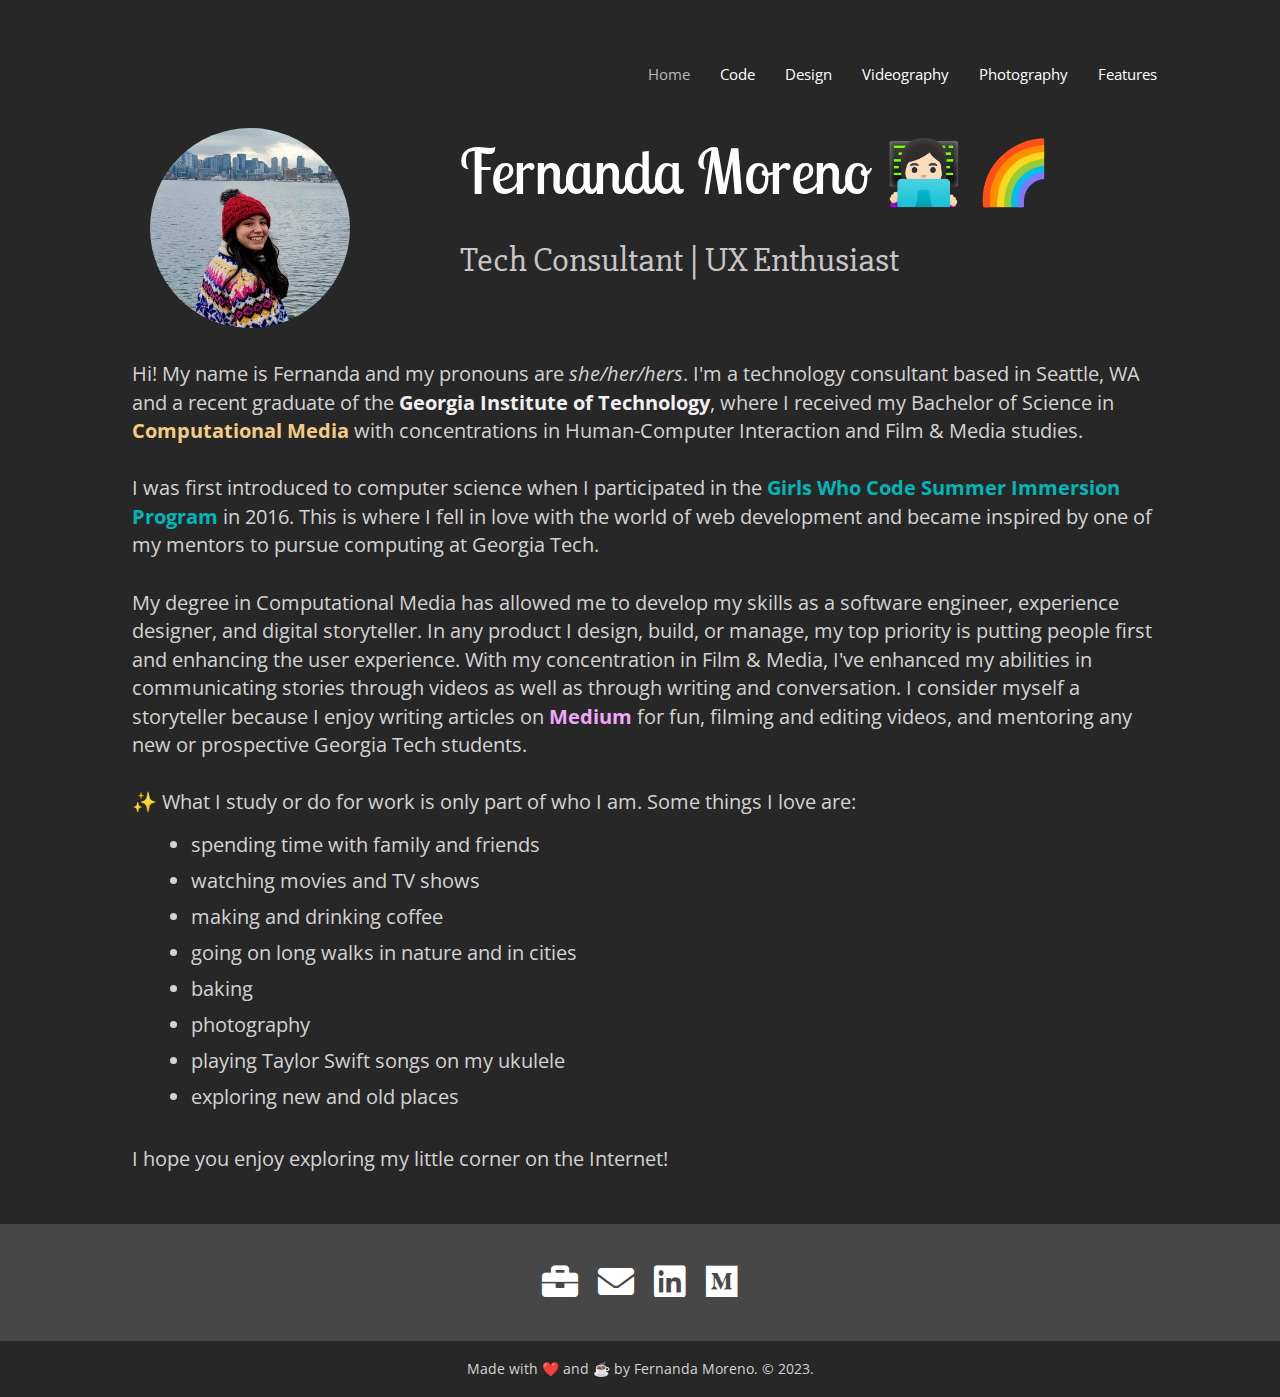
<file: index.html>
<!DOCTYPE html>
<html lang="en">

<head>
  <!-- Global site tag (gtag.js) - Google Analytics -->
  <script async src="https://www.googletagmanager.com/gtag/js?id=UA-136312780-1"></script>
  <script>
    window.dataLayer = window.dataLayer || [];
    function gtag() { dataLayer.push(arguments); }
    gtag('js', new Date());
    gtag('config', 'UA-136312780-1');
  </script>
  <title>Fernanda Moreno</title>
  <link rel="stylesheet" href="https://cdnjs.cloudflare.com/ajax/libs/twitter-bootstrap/3.3.7/css/bootstrap.min.css">
  <link rel="stylesheet" type="text/css" href="style/style.css">
  <link rel="shortcut icon" type="image/x-icon" href="https://fernanda-moreno.github.io/favicon/fern-favicon.ico">
  <meta charset="UTF-8">
  <meta name="keywords" content="Fernanda Moreno, Portfolio, Georgia Tech">
  <meta name="viewport" content="width=device-width, initial-scale=1">
  <meta name="description" content="Fernanda's Personal Portfolio Website">
  <meta property="og:title" content="Fernanda Moreno">
  <meta property="og:description" content="Fernanda's Personal Portfolio Website">
  <meta property="og:image" content="images/fern-new.png">
  <meta name="twitter:title" content="Fernanda Moreno">
  <meta name="twitter:description" content="Fernanda's Personal Portfolio Website">
  <meta name="twitter:image" content="images/fern-new.png">
  <meta name="twitter:card" content="summary_large_image">
  <script src="https://cdnjs.cloudflare.com/ajax/libs/jquery/2.1.3/jquery.min.js"></script>
  <script src="https://cdnjs.cloudflare.com/ajax/libs/twitter-bootstrap/3.3.7/js/bootstrap.min.js"></script>
  <script src="components/header.js" type="text/javascript" defer></script>
  <script src="components/footer.js" type="text/javascript" defer></script>
</head>

<body>
  <nav class="navbar navbar-inverse navbar-static-top" role="navigation">
    <div class="container">
      <div class="navbar-header">
        <button type="button" class="navbar-toggle collapsed" data-toggle="collapse"
          data-target="#bs-example-navbar-collapse-1">
          <span class="sr-only">Toggle navigation</span>
          <span class="icon-bar"></span>
          <span class="icon-bar"></span>
          <span class="icon-bar"></span>
        </button>
      </div>

      <div class="collapse navbar-collapse" id="bs-example-navbar-collapse-1">

        <div class="nav" id="navbar">
          <ul>
            <li>
              <a href="features.html" class="nav-link">Features</a>
            </li>
            <li>
              <a href="photo.html" class="nav-link">Photography</a>
            </li>
            <li>
              <a href="video.html" class="nav-link">Videography</a>
            </li>
            <li>
              <a href="design.html" class="nav-link">Design</a>
            </li>
            <li>
              <a href="coding.html" class="nav-link">Code</a>
            </li>
            <li>
              <a href="index.html" class="nav-link" style="color: rgb(187, 187, 187);">Home</a>
            </li>
          </ul>
        </div>

      </div>
    </div>
  </nav>
  </br>
  <!-- About Me -->
  <div class="container" id="AboutMe">
    <div class="row">
      <div class="col-md-4">
        <img id="me" src="images/fern-sea.jpg" alt="Fernanda at Gas Works Park" class="center" width="200" height="200">
      </div>
      <div class="col-md-8">
        <h1>Fernanda Moreno 👩🏻‍💻 🌈</h1>
        <h2 style="color: rgb(199, 198, 198)">Tech Consultant | UX Enthusiast</h2>
      </div>
    </div>
    <div class="row">
      <div class="col-lg-14" style="margin-left: 5vw; margin-right: 5vw; margin-top: 1em;">
        <p> Hi! My name is Fernanda and my pronouns are <i>she/her/hers</i>. I'm a technology consultant based in
          Seattle, WA and a recent graduate of the <b><a href="https://gatech.edu" target="_blank" rel="noreferrer"
              class="nav-link" style="color:#f0f0f0">Georgia Institute of Technology</a></b>, where I received my
          Bachelor of Science in <b><a href="https://cm.lmc.gatech.edu/major-overview/" target="_blank" rel="noreferrer"
              class="nav-link" style="color:#F3CC83">Computational Media</a></b>
          with concentrations in Human-Computer Interaction and Film & Media studies.
          <br></br>

          I was first introduced to computer science when I participated in the <b><a
              href="https://girlswhocode.com/programs/summer-immersion-program" target="_blank" rel="noreferrer"
              class="nav-link" style="color:rgb(1, 182, 182)">Girls Who Code Summer Immersion Program</a></b>
          in 2016. This is where I fell in love with the world of web development and became inspired by one of my
          mentors to pursue computing at
          Georgia Tech.
          <br></br>
          My degree
          in Computational Media has allowed me to develop my skills as a software engineer, experience
          designer, and digital storyteller.
          In any product I design, build, or manage, my top priority is putting people first and enhancing the user
          experience.
          With my concentration in Film & Media, I've enhanced my abilities in communicating stories through videos as
          well as through writing and conversation.
          I consider myself a storyteller because
          I enjoy writing articles on <b><a href="https://fernanda-moreno.medium.com/" target="_blank" rel="noreferrer"
              class="nav-link" style="color:#F0A7FB">Medium</a></b> for fun, filming and editing
          videos, and mentoring any new or prospective Georgia Tech students.

          <br></br>
          ✨ What I study or do for work is only part of who I am. Some things I love are:

        <ul class="love">
          <li>spending time with family and friends</li>
          <li>watching movies and TV shows</li>
          <li>making and drinking coffee</li>
          <li>going on long walks in nature and in cities</li>
          <li>baking</li>
          <li>photography</li>
          <li>playing Taylor Swift songs on my ukulele</li>
          <li>exploring new and old places</li>
        </ul>
        </br>

        <p>I hope you enjoy exploring my little corner on the Internet!</p>

        </p>
      </div>
    </div>
  </div>
  </br>
  </br>
  <footer-component></footer-component>
  <a class="top-link hide" href="" id="js-top">
    <svg xmlns="http://www.w3.org/2000/svg" viewBox="0 0 12 6">
      <path d="M12 6H0l6-6z" />
    </svg>
    <span class="screen-reader-text">Back to top</span>
  </a>
  <script>
    const scrollToTopButton = document.getElementById('js-top');

    const scrollFunc = () => {
      let y = window.scrollY;

      if (y > 0) {
        scrollToTopButton.className = "top-link show";
      } else {
        scrollToTopButton.className = "top-link hide";
      }
    };

    window.addEventListener("scroll", scrollFunc);

    const scrollToTop = () => {
      const c = document.documentElement.scrollTop || document.body.scrollTop;

      if (c > 0) {
        window.requestAnimationFrame(scrollToTop);
        window.scrollTo(0, c - c / 10);
      }
    };

    scrollToTopButton.onclick = function (e) {
      e.preventDefault();
      scrollToTop();
    }

  </script>
</body>

</html>
</file>
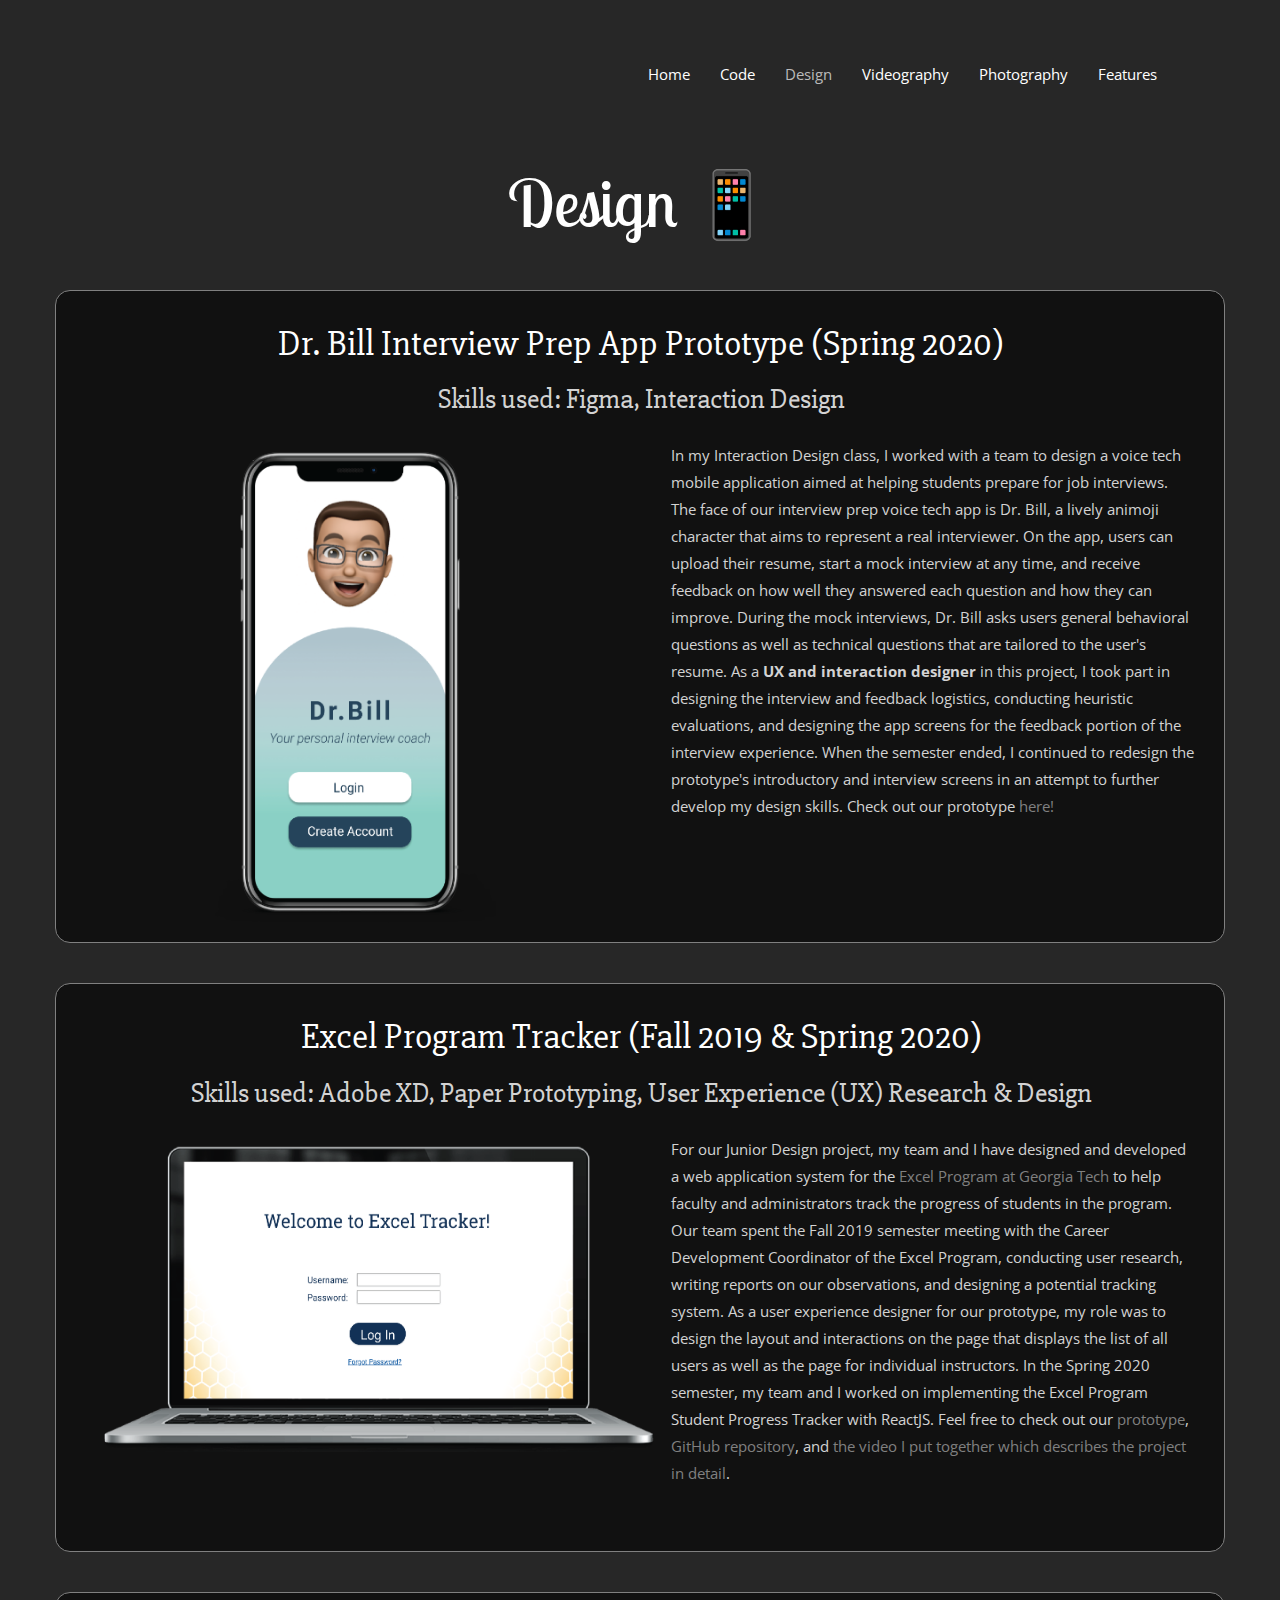
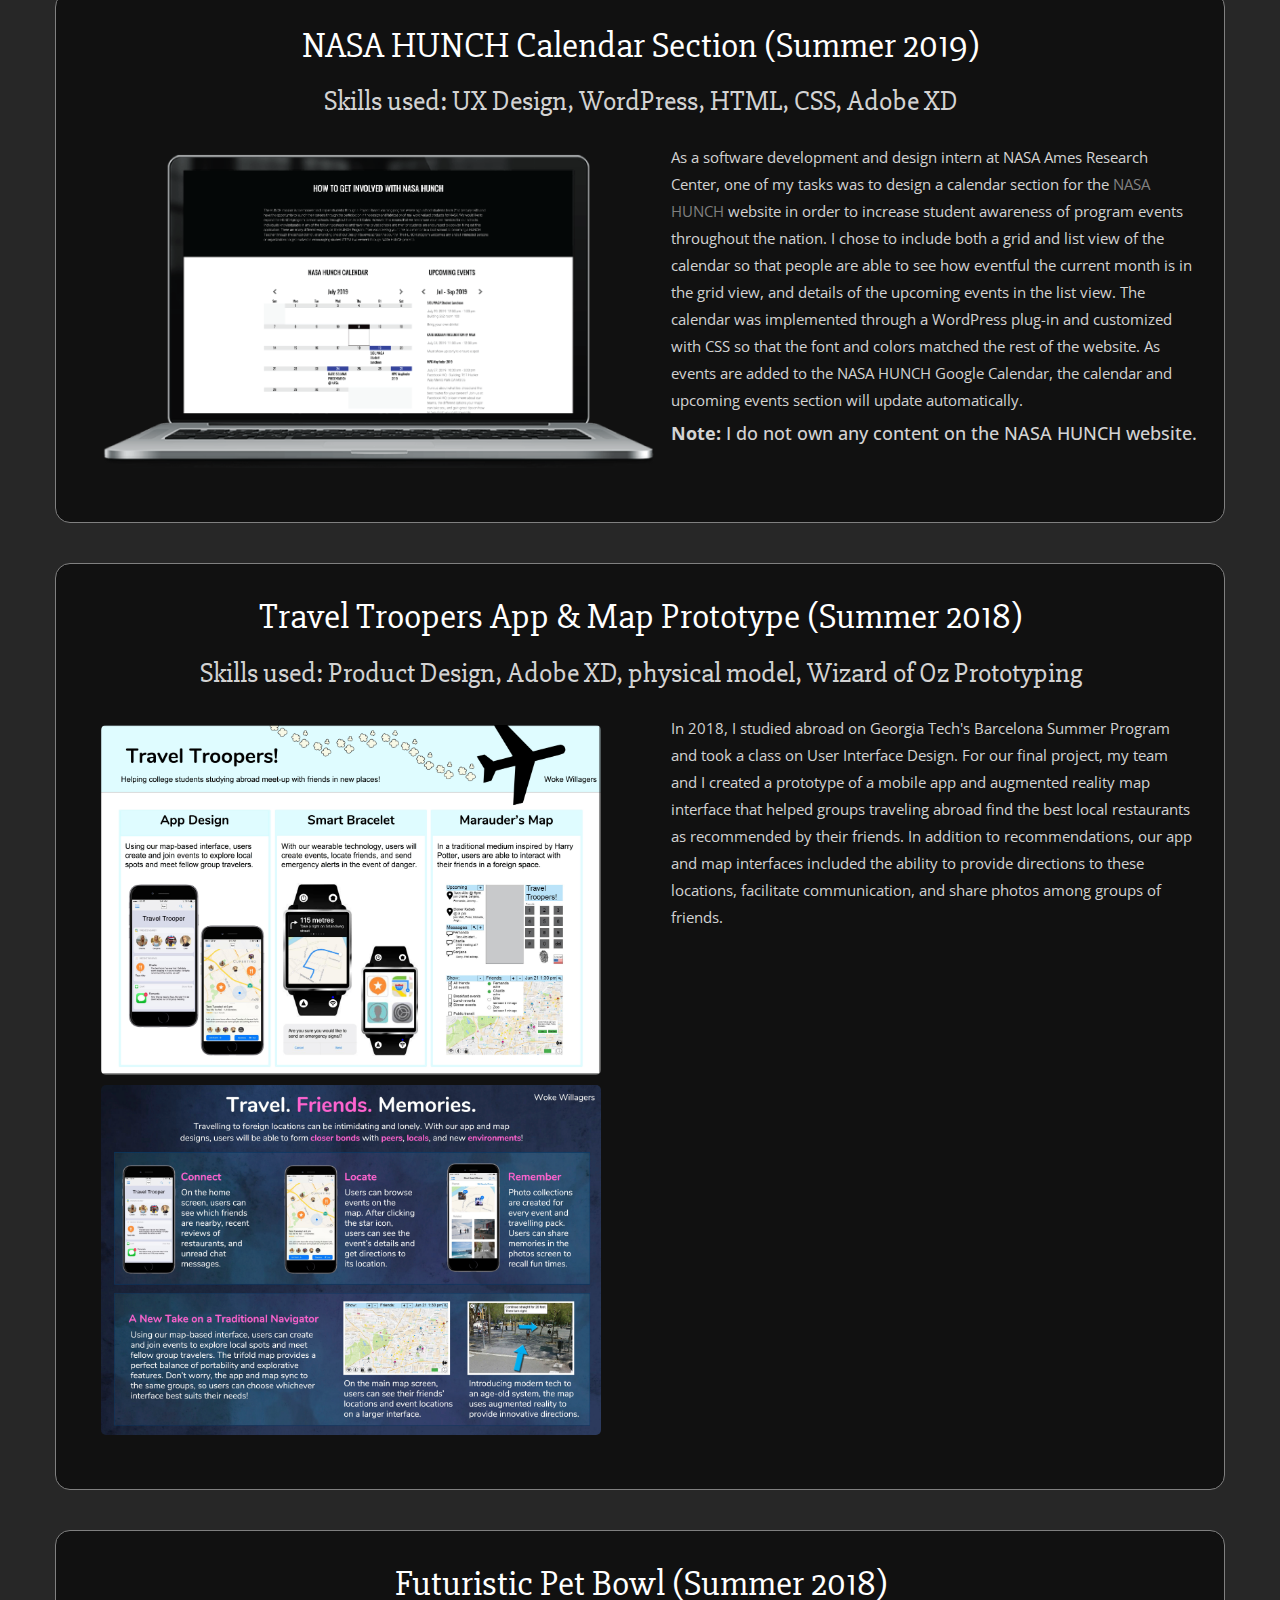
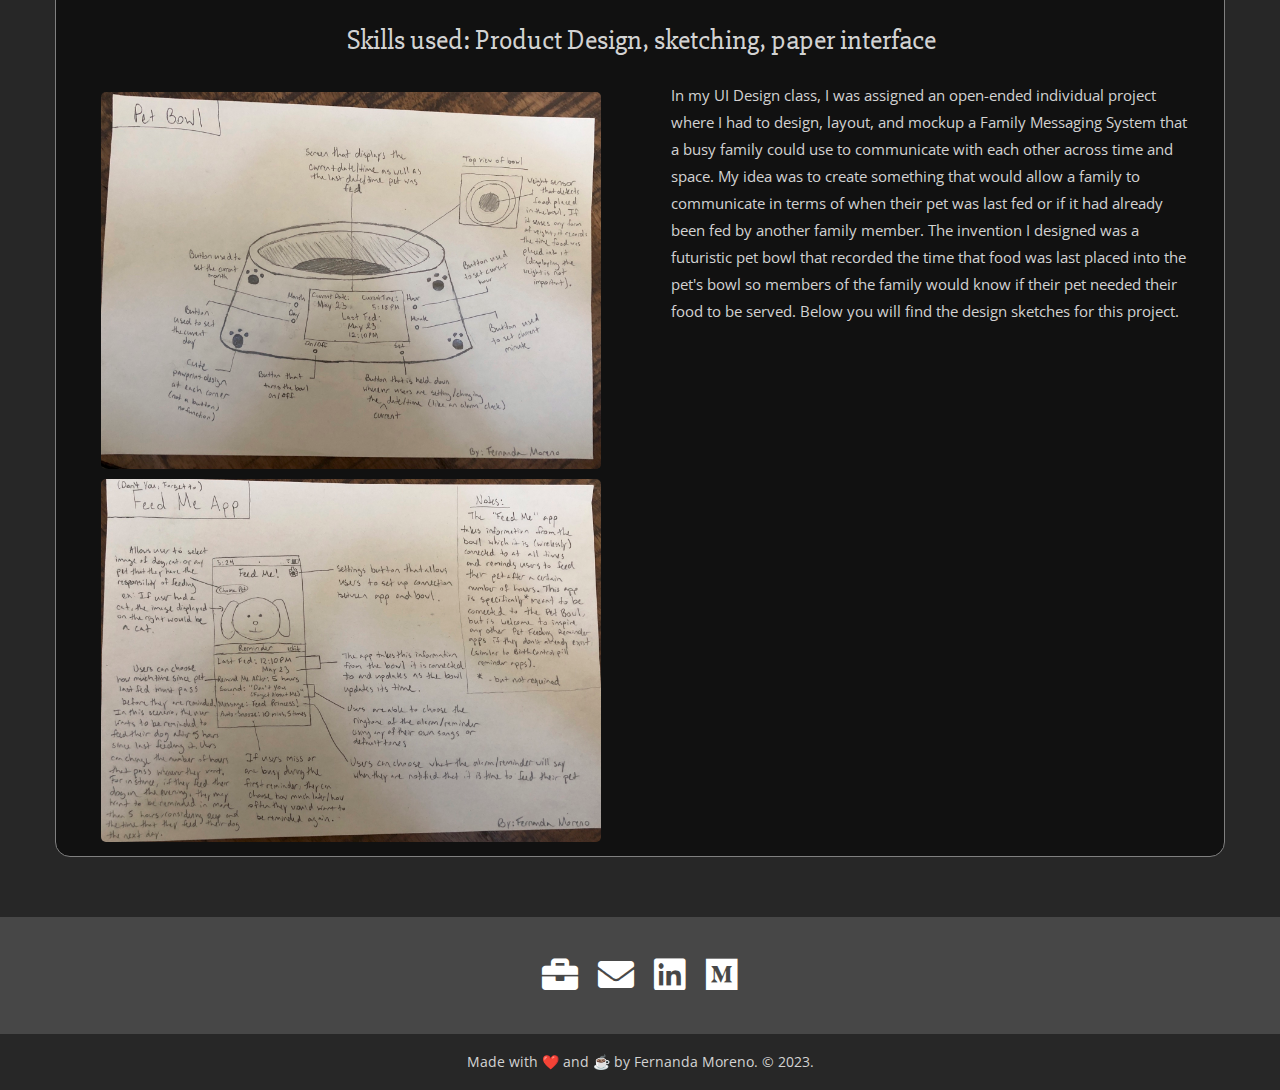
<file: design.html>
<!DOCTYPE html>
<html lang="en">

<head>
  <!-- Global site tag (gtag.js) - Google Analytics -->
  <script async src="https://www.googletagmanager.com/gtag/js?id=UA-136312780-1"></script>
  <script>
    window.dataLayer = window.dataLayer || [];
    function gtag() { dataLayer.push(arguments); }
    gtag('js', new Date());
    gtag('config', 'UA-136312780-1');
  </script>
  <title>Design | Fernanda Moreno</title>
  <link rel="stylesheet" href="https://cdnjs.cloudflare.com/ajax/libs/twitter-bootstrap/3.3.7/css/bootstrap.min.css">
  <link rel="stylesheet" type="text/css" href="style/style.css">
  <link rel="shortcut icon" type="image/x-icon" href="https://fernanda-moreno.github.io/favicon/fern-favicon.ico">
  <meta charset="UTF-8">
  <meta name="keywords" content="Fernanda Moreno, Portfolio, Georgia Tech">
  <meta name="viewport" content="width=device-width, initial-scale=1">
  <meta name="description" content="Fernanda's Design Portfolio">
  <meta property="og:title" content="Fernanda Moreno">
  <meta property="og:description" content="Fernanda's Design Portfolio">
  <meta property="og:image" content="images/fern-new.png">
  <meta name="twitter:title" content="Fernanda Moreno">
  <meta name="twitter:description" content="Fernanda's Design Portfolio">
  <meta name="twitter:image" content="images/fern-new.png">
  <meta name="twitter:card" content="summary_large_image">
  <script src="https://cdnjs.cloudflare.com/ajax/libs/jquery/2.1.3/jquery.min.js"></script>
  <script src="https://cdnjs.cloudflare.com/ajax/libs/twitter-bootstrap/3.3.7/js/bootstrap.min.js"></script>
  <script src="components/header.js" type="text/javascript" defer></script>
  <script src="components/footer.js" type="text/javascript" defer></script>
</head>

<body>
  <!-- Navigation -->
  <nav class="navbar navbar-inverse navbar-static-top" role="navigation">
    <div class="container">
      <div class="navbar-header">
        <button type="button" class="navbar-toggle collapsed" data-toggle="collapse"
          data-target="#bs-example-navbar-collapse-1">
          <span class="sr-only">Toggle navigation</span>
          <span class="icon-bar"></span>
          <span class="icon-bar"></span>
          <span class="icon-bar"></span>
        </button>
      </div>

      <div class="collapse navbar-collapse" id="bs-example-navbar-collapse-1">

        <div class="nav" id="navbar">
          <ul>
            <li>
              <a href="features.html" class="nav-link">Features</a>
            </li>
            <li>
              <a href="photo.html" class="nav-link">Photography</a>
            </li>
            <li>
              <a href="video.html" class="nav-link">Videography</a>
            </li>
            <li>
              <a href="design.html" class="nav-link" style="color: rgb(187, 187, 187);">Design</a>
            </li>
            <li>
              <a href="coding.html" class="nav-link">Code</a>
            </li>
            <li>
              <a href="index.html" class="nav-link">Home</a>
            </li>
          </ul>
        </div>

      </div>
    </div>
  </nav>
  </br>
  </br>
  <!-- Projects -->
  <h1>Design 📱</h1>
  <br></br>
  <div class="container"
    style="background-color: #111111; border: 1px solid grey; border-radius: 15px; padding: 1em 0;">
    <div class="container">
      <h2>Dr. Bill Interview Prep App Prototype (Spring 2020)</h2>
      <h3>Skills used: Figma, Interaction Design</h3>
      <div class="row">
        <div class="col-md-6" id="project-description">
          <img class="myImg" src="images/dr-bill-mockup.png" alt="Log In screen for Dr. Bill, prototyped with Figma"
            width="300" height="350" hspace="30" bottom="10px">
        </div>
        <div class="col-md-6" id="project-description">
          <p> In my Interaction Design class, I worked with a team to design a voice tech mobile application aimed at
            helping
            students prepare for job interviews.
            The face of our interview prep voice tech app is Dr. Bill, a lively animoji character that aims to represent
            a
            real interviewer.
            On the app, users can upload their resume, start a mock interview at any time, and receive feedback on how
            well
            they answered each question and how they can improve.
            During the mock interviews, Dr. Bill asks users general behavioral questions as well as technical questions
            that
            are tailored to the user's resume.
            As a <b>UX and interaction designer</b> in this project, I took part in designing the interview and feedback
            logistics, conducting heuristic evaluations, and designing the app screens for the feedback portion of the
            interview experience.
            When the semester ended, I continued to redesign the prototype's introductory and interview screens in an
            attempt
            to further develop my design skills.
            Check out our prototype <a
              href="https://www.figma.com/proto/YSveQoAwNIH6XuwHAM8pIz/Interview-Screen-Feranda-Final-Version?node-id=49%3A8&scaling=scale-down"
              target="_blank" rel="noreferrer" class="nav-link" style="color:grey;">here!</a>
          </p>
        </div>
        <br></br>
      </div>
    </div>
  </div>
  <br></br>

  <div class="container"
    style="background-color: #111111; border: 1px solid grey; border-radius: 15px; padding: 1em 0;">
    <div class="container">
      <h2>Excel Program Tracker (Fall 2019 & Spring 2020)</h2>
      <h3>Skills used: Adobe XD, Paper Prototyping, User Experience (UX) Research & Design</h3>
      <div class="row">
        <div class="col-md-6" id="project-description">
          <img class="myImg" src="images/excel-website-mockup.png"
            alt="Log In screen for Excel Tracker, prototyped with Adobe XD" width="600" height="500" hspace="30"
            bottom="10px">
        </div>
        <div class="col-md-6" id="project-description">
          <p> For our Junior Design project, my team and I have designed and developed
            a web application system for the <a
              href="https://www.scheller.gatech.edu/centers-initiatives/excel/index.html" target="_blank"
              rel="noreferrer" class="nav-link" style="color:grey;">Excel Program at Georgia Tech</a>
            to help faculty and administrators track the progress of students in the program. Our team spent the Fall
            2019
            semester meeting with the Career Development Coordinator of the Excel Program,
            conducting user research, writing reports on our observations, and designing a potential tracking system. As
            a
            user experience designer for our prototype, my role was to design the layout and interactions on the
            page that displays the list of all users as well as the page for individual instructors.
            In the Spring 2020 semester, my team and I worked on implementing the Excel Program Student Progress Tracker
            with
            ReactJS.
            Feel free to check out our <a href="https://xd.adobe.com/view/8b07741c-abe1-4f0f-526e-f6cb7ce978ab-fd36/"
              target="_blank" rel="noreferrer" class="nav-link" style="color:grey;">prototype</a>,
            <a href="https://github.com/Excel-Tracker-Team-9302/excel-tracker" target="_blank" rel="noreferrer"
              class="nav-link" style="color:grey;">GitHub repository</a>,
            and <a href="https://youtu.be/2SMXWJEoG3M" target="_blank" rel="noreferrer" class="nav-link"
              style="color:grey;">the
              video I put together which describes the project in detail</a>.
          </p>
        </div>
      </div>
      <br></br>
    </div>
  </div>
  <br></br>
  <div class="container"
    style="background-color: #111111; border: 1px solid grey; border-radius: 15px; padding: 1em 0;">
    <div class="container">
      <h2>NASA HUNCH Calendar Section (Summer 2019)</h2>
      <h3>Skills used: UX Design, WordPress, HTML, CSS, Adobe XD</h3>
      <div class="row">
        <div class="col-md-6" id="project-description">
          <img class="myImg" src="images/website-calendar-mockup-2.png"
            alt="Final iteration of Events/Calendar section design, prototyped with Adobe XD" width="600" height="500"
            hspace="30" bottom="10px">
        </div>
        <div class="col-md-6" id="project-description">
          <p> As a software development and design intern at NASA Ames Research Center, one of my tasks was to design a
            calendar
            section for the <a href="https://www.nasahunch.com/" target="_blank" rel="noreferrer" class="nav-link"
              style="color:grey;">NASA HUNCH</a> website in order to increase
            student awareness of program events throughout the nation.
            I chose to include both a grid and list view of the calendar so that people are able to see how eventful the
            current month is in the grid view, and details of the upcoming events in the list view.
            The calendar was implemented through a WordPress plug-in and customized with CSS so that the font and colors
            matched the rest of the website.
            As events are added to the NASA HUNCH Google Calendar, the calendar and upcoming events section will update
            automatically.
          <h4> <b>Note:</b> I do not own any content on the NASA HUNCH website. </h4>
          </p>
        </div>
      </div>
      <br></br>
    </div>
  </div>
  <br></br>
  <div class="container"
    style="background-color: #111111; border: 1px solid grey; border-radius: 15px; padding: 1em 0;">
    <div class="container">
      <h2>Travel Troopers App & Map Prototype (Summer 2018)</h2>
      <h3>Skills used: Product Design, Adobe XD, physical model, Wizard of Oz Prototyping</h3>
      <div class="row">
        <div class="col-md-6" id="project-description">
          <script src="https://ajax.googleapis.com/ajax/libs/jquery/2.1.1/jquery.min.js"></script>

          <!-- Trigger the Modal -->
          <img class="myImg" src="images/PosterPresentation.jpg"
            alt="Poster of possible prototypes: app, bracelet, and map" width="500" height="400" hspace="30"
            bottom="10px">
          <img class="myImg" src="images/FinalPoster2.jpg" alt="Poster of final product: app in combination with map"
            width="500" height="400" hspace="30" bottom="10px">

          <!-- The Modal -->
          <div id="myModal" class="modal" onclick="document.getElementById('myModal').style.display='none'">

            <!-- The Close Button -->
            <span class="close" onclick="document.getElementById('myModal').style.display='none'">&times;</span>

            <!-- Modal Content (The Image) -->
            <img class="modal-content" id="img01">

            <!-- Modal Caption (Image Text) -->
            <div id="caption"></div>
          </div>
        </div>
        <div class="col-md-6" id="project-description">
          <p> In 2018, I studied abroad on Georgia Tech's Barcelona Summer Program and took a class on User Interface
            Design.
            For our final project, my team and I created a prototype of a mobile app and augmented reality
            map interface that helped groups traveling abroad find the best local restaurants as recommended by their
            friends.
            In addition to
            recommendations, our app and map interfaces included the ability to provide directions to these locations,
            facilitate
            communication, and share photos among groups of friends.</p>
        </div>

      </div>
      <br></br>
    </div>
  </div>
  <br></br>
  <div class="container"
    style="background-color: #111111; border: 1px solid grey; border-radius: 15px; padding: 1em 0;">
    <div class="container">
      <h2>Futuristic Pet Bowl (Summer 2018)</h2>
      <h3>Skills used: Product Design, sketching, paper interface</h3>
      <div class="row">
        <div class="col-md-6" id="project-description">
          <img class="myImg" src="images/designsketches.jpg"
            alt="Sketch of physical pet bowl and functionality description" width="500" height="400" hspace="30"
            bottom="10px">
          <img class="myImg" src="images/designsketches2.jpg" alt="Sketch of app layout and functionality description"
            width="500" height="400" hspace="30" bottom="10px">
        </div>
        <div class="col-md-6" id="project-description">
          <p> In my UI Design class, I was assigned an open-ended individual project where I had to design, layout, and
            mockup
            a Family Messaging System that a busy family could use to communicate with each other across time and space.
            My
            idea was to
            create something that would allow a family to communicate in terms of when their pet was last fed or if it
            had
            already been
            fed by another family member. The invention I designed was a futuristic pet bowl that recorded the time that
            food
            was last placed
            into the pet's bowl so members of the family would know if their pet needed their food to be served. Below
            you
            will find the design sketches for this project.</p>
        </div>
      </div>
    </div>
  </div>
  <br></br>
  <script>
    // Get the modal
    var modal = document.getElementById('myModal');

    // Get the image and insert it inside the modal - use its "alt" text as a caption
    var img = $('.myImg');
    var modalImg = $("#img01");
    var captionText = document.getElementById("caption");
    $('.myImg').click(function () {
      modal.style.display = "block";
      var newSrc = this.src;
      modalImg.attr('src', newSrc);
      captionText.innerHTML = this.alt;
    });

    // Get the <span> element that closes the modal
    var span = document.getElementsByClassName("close")[0];

    // When the user clicks on <span> (x), close the modal
    span.onclick = function () {
      modal.style.display = "none";
    }
  </script>
  </br>
  <footer-component></footer-component>
  <a class="top-link hide" href="" id="js-top">
    <svg xmlns="http://www.w3.org/2000/svg" viewBox="0 0 12 6">
      <path d="M12 6H0l6-6z" />
    </svg>
    <span class="screen-reader-text">Back to top</span>
  </a>
  <script>
    const scrollToTopButton = document.getElementById('js-top');

    const scrollFunc = () => {
      let y = window.scrollY;

      if (y > 0) {
        scrollToTopButton.className = "top-link show";
      } else {
        scrollToTopButton.className = "top-link hide";
      }
    };

    window.addEventListener("scroll", scrollFunc);

    const scrollToTop = () => {
      const c = document.documentElement.scrollTop || document.body.scrollTop;

      if (c > 0) {
        window.requestAnimationFrame(scrollToTop);
        window.scrollTo(0, c - c / 10);
      }
    };

    scrollToTopButton.onclick = function (e) {
      e.preventDefault();
      scrollToTop();
    }

  </script>
</body>

</html>
</file>
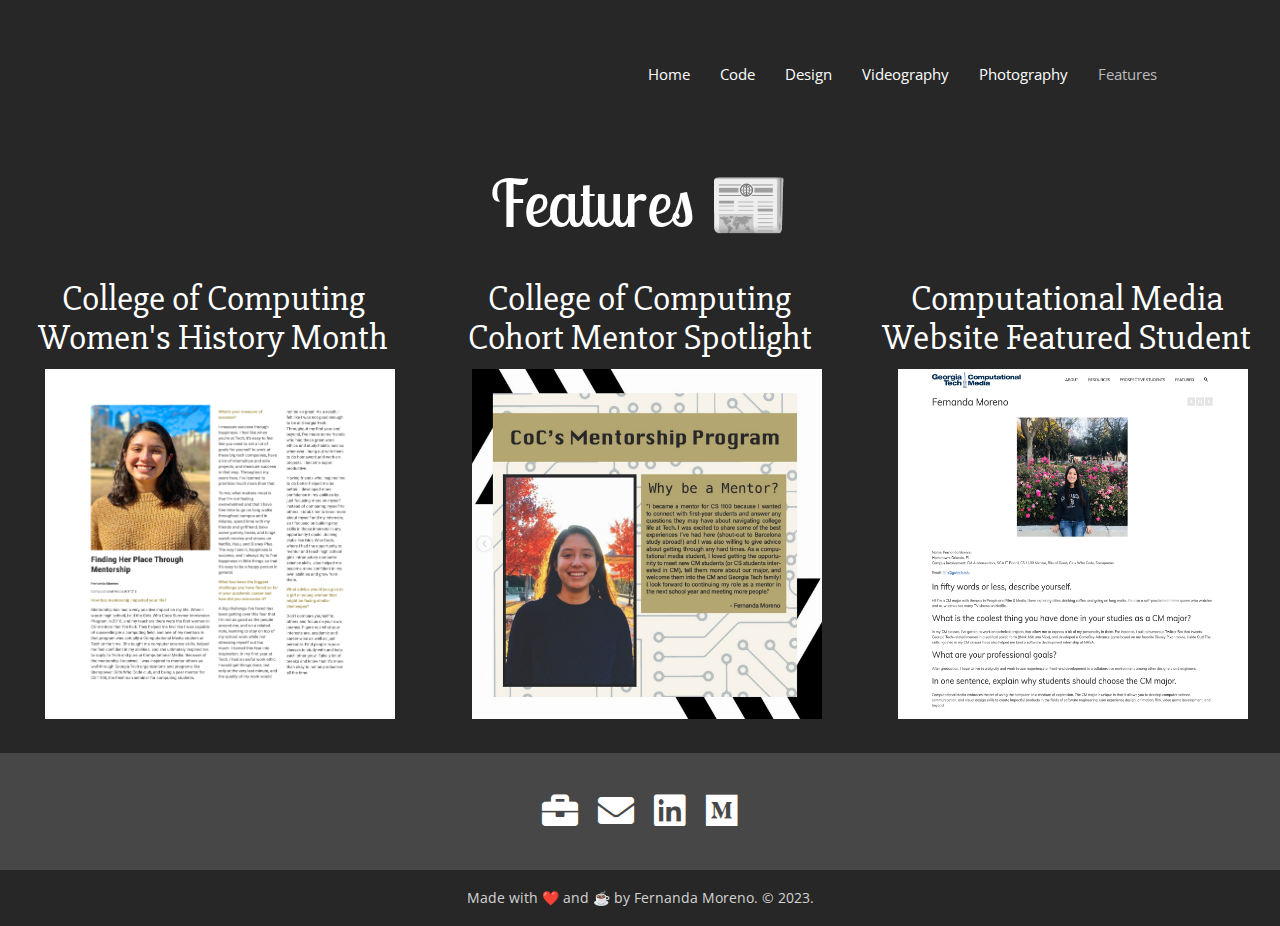
<file: features.html>
<!DOCTYPE html>
<html lang="en">

<head>
    <!-- Global site tag (gtag.js) - Google Analytics -->
    <script async src="https://www.googletagmanager.com/gtag/js?id=UA-136312780-1"></script>
    <script>
        window.dataLayer = window.dataLayer || [];
        function gtag() { dataLayer.push(arguments); }
        gtag('js', new Date());
        gtag('config', 'UA-136312780-1');
    </script>
    <title>Features | Fernanda Moreno</title>
    <link rel="stylesheet" href="https://cdnjs.cloudflare.com/ajax/libs/twitter-bootstrap/3.3.7/css/bootstrap.min.css">
    <link rel="stylesheet" type="text/css" href="style/style.css">
    <link rel="shortcut icon" type="image/x-icon" href="https://fernanda-moreno.github.io/favicon/fern-favicon.ico">
    <meta charset="UTF-8">
    <meta name="keywords" content="Fernanda Moreno, Portfolio, Georgia Tech">
    <meta name="viewport" content="width=device-width, initial-scale=1">
    <meta name="description" content="Fernanda's Media Features">
    <meta property="og:title" content="Fernanda Moreno">
    <meta property="og:description" content="Fernanda's Media Features">
    <meta property="og:image" content="images/fern-new.png">
    <meta name="twitter:title" content="Fernanda Moreno">
    <meta name="twitter:description" content="Fernanda's Media Features">
    <meta name="twitter:image" content="images/fern-new.png">
    <meta name="twitter:card" content="summary_large_image">
    <script src="https://cdnjs.cloudflare.com/ajax/libs/jquery/2.1.3/jquery.min.js"></script>
    <script src="https://cdnjs.cloudflare.com/ajax/libs/twitter-bootstrap/3.3.7/js/bootstrap.min.js"></script>
    <script src="components/header.js" type="text/javascript" defer></script>
    <script src="components/footer.js" type="text/javascript" defer></script>
</head>

<body>
    <!-- Navigation -->
    <nav class="navbar navbar-inverse navbar-static-top" role="navigation">
        <div class="container">
          <div class="navbar-header">
            <button type="button" class="navbar-toggle collapsed" data-toggle="collapse"
              data-target="#bs-example-navbar-collapse-1">
              <span class="sr-only">Toggle navigation</span>
              <span class="icon-bar"></span>
              <span class="icon-bar"></span>
              <span class="icon-bar"></span>
            </button>
          </div>
    
          <div class="collapse navbar-collapse" id="bs-example-navbar-collapse-1">
    
            <div class="nav" id="navbar">
              <ul>
                <li>
                  <a href="features.html" class="nav-link" style="color: rgb(187, 187, 187);">Features</a>
                </li>
                <li>
                  <a href="photo.html" class="nav-link">Photography</a>
                </li>
                <li>
                  <a href="video.html" class="nav-link">Videography</a>
                </li>
                <li>
                  <a href="design.html" class="nav-link">Design</a>
                </li>
                <li>
                  <a href="coding.html" class="nav-link">Code</a>
                </li>
                <li>
                  <a href="index.html" class="nav-link">Home</a>
                </li>
              </ul>
            </div>
    
          </div>
        </div>
      </nav>
    </br>
    </br>
    <!-- Projects -->
    <h1>Features 📰</h1>
    </br>

    <div class="container-fluid">
        <div class="row">
            <div class="col-lg-4" style="margin-bottom: 1em;">
                <h2 style="margin: 10px;">College of Computing Women's History Month</h2>
                <a href="https://womenshistorymonth.cc.gatech.edu/student-spotlight/#fernanda-moreno" target="_blank"><img class="features" src="images/womens-history-month-fern.png" alt="Fernanda Women's History Month Feature" width="350" height="350" hspace="30" bottom="10px"></a>
            </div>
            <div class="col-lg-4"style="margin-bottom: 1em;">
                <h2 style="margin: 10px;">College of Computing Cohort Mentor Spotlight</h2>
                <a href="https://www.instagram.com/p/CBgowXQlQGM/?utm_source=ig_web_copy_link" target="_blank"><img class="features" src="images/cs1100.png" alt="CS 1100 Instagram Feature" width="350" height="350" hspace="30" bottom="10px"></a>
            </div>
            <div class="col-lg-4" style="margin-bottom: 1em;">
                <h2 style="margin: 10px;">Computational Media Website Featured Student</h2>
                <a href="https://cm.lmc.gatech.edu/portfolio/fernanda-moreno/" target="_blank"><img class="features" src="images/cm-website.png" alt="Fernanda CM Website Feature" width="350" height="350" hspace="30" bottom="10px"></a>
            </div>
        </div>
    </div>
    </br>
    <footer-component></footer-component>
    <a class="top-link hide" href="" id="js-top">
        <svg xmlns="http://www.w3.org/2000/svg" viewBox="0 0 12 6">
            <path d="M12 6H0l6-6z" />
        </svg>
        <span class="screen-reader-text">Back to top</span>
    </a>
    <script>
        const scrollToTopButton = document.getElementById('js-top');

        const scrollFunc = () => {
            let y = window.scrollY;

            if (y > 0) {
                scrollToTopButton.className = "top-link show";
            } else {
                scrollToTopButton.className = "top-link hide";
            }
        };

        window.addEventListener("scroll", scrollFunc);

        const scrollToTop = () => {
            const c = document.documentElement.scrollTop || document.body.scrollTop;

            if (c > 0) {
                window.requestAnimationFrame(scrollToTop);
                window.scrollTo(0, c - c / 10);
            }
        };

        scrollToTopButton.onclick = function (e) {
            e.preventDefault();
            scrollToTop();
        }

    </script>
</body>
</html>
</file>
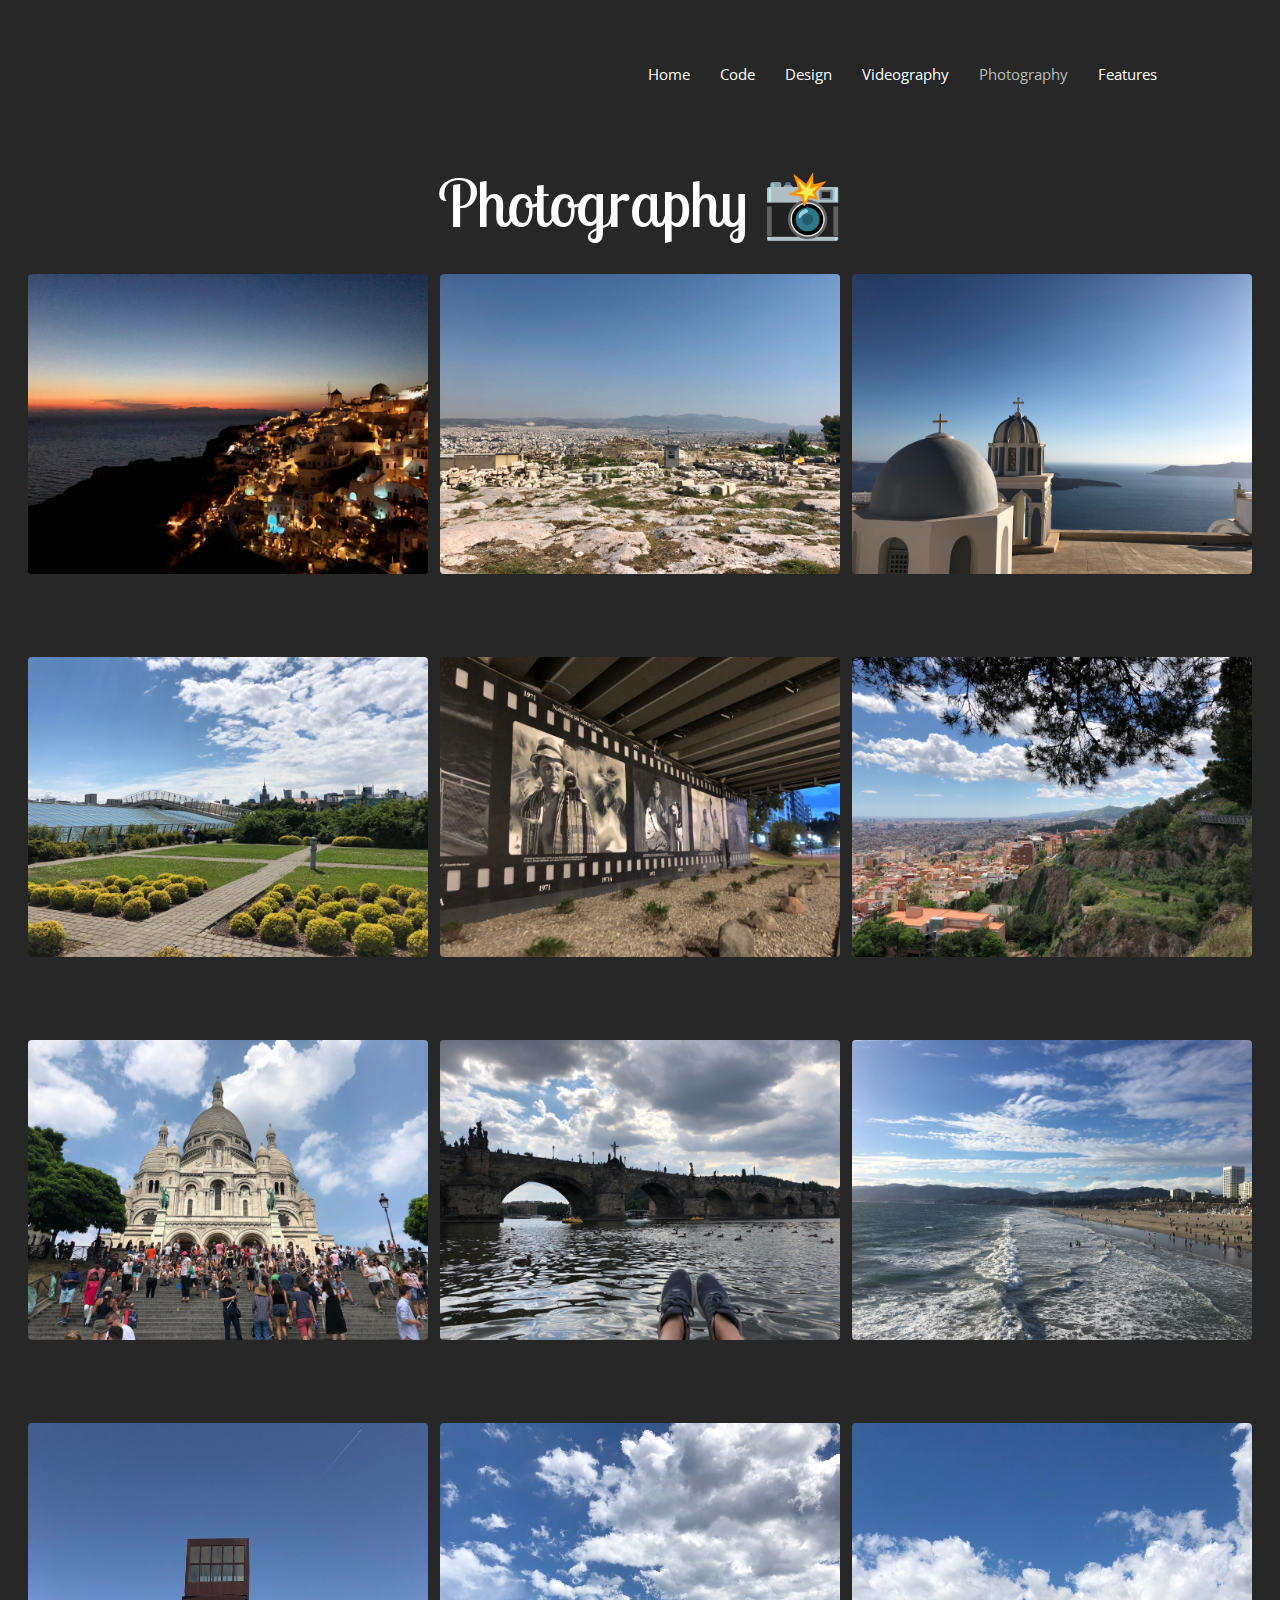
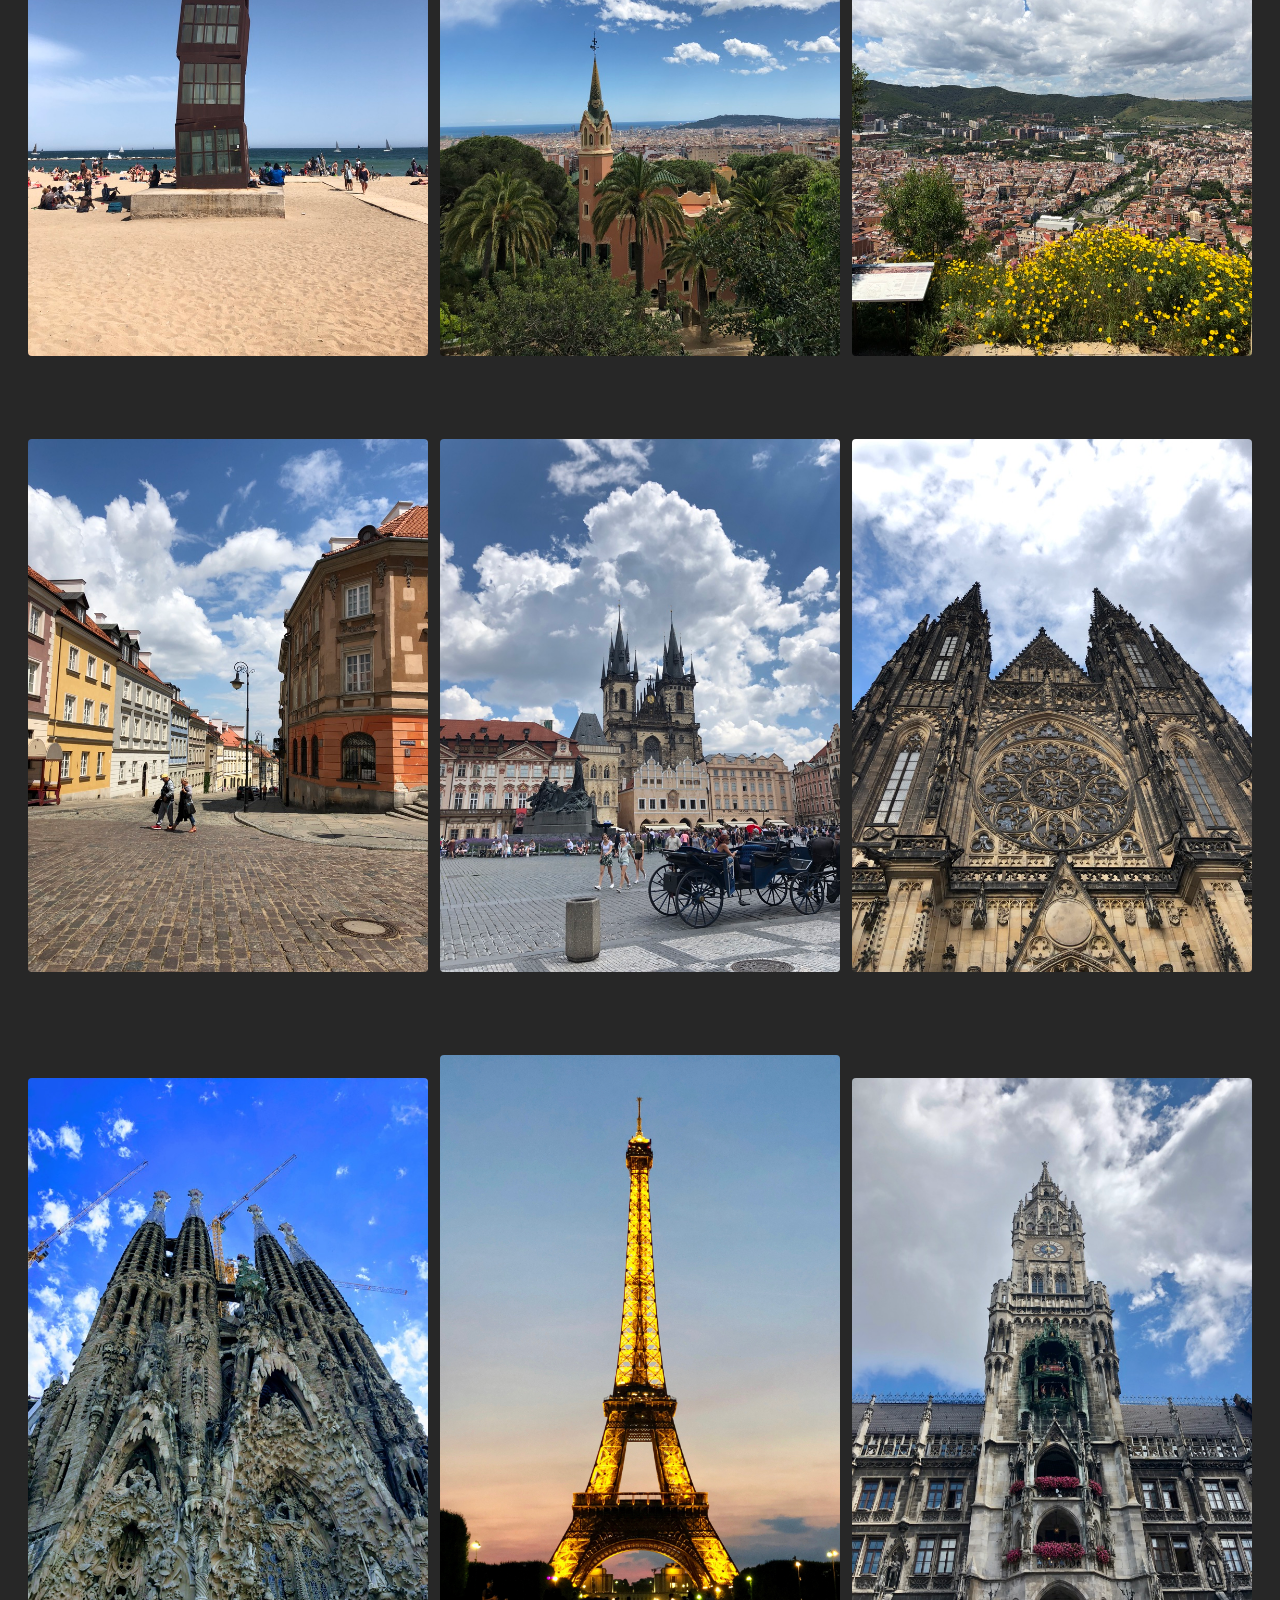
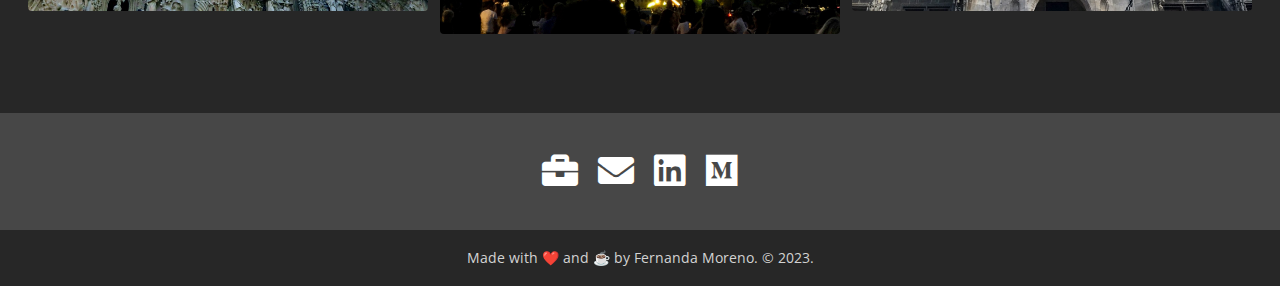
<file: photo.html>
<!DOCTYPE html>
<html lang="en">

<head>
  <!-- Global site tag (gtag.js) - Google Analytics -->
  <script async src="https://www.googletagmanager.com/gtag/js?id=UA-136312780-1"></script>
  <script>
    window.dataLayer = window.dataLayer || [];
    function gtag() { dataLayer.push(arguments); }
    gtag('js', new Date());
    gtag('config', 'UA-136312780-1');
  </script>
  <title>Photography | Fernanda Moreno</title>
  <link rel="stylesheet" href="https://cdnjs.cloudflare.com/ajax/libs/twitter-bootstrap/3.3.7/css/bootstrap.min.css">
  <link rel="stylesheet" type="text/css" href="style/style.css">
  <link rel="shortcut icon" type="image/x-icon" href="https://fernanda-moreno.github.io/favicon/fern-favicon.ico">
  <meta charset="UTF-8">
  <meta name="keywords" content="Fernanda Moreno, Portfolio, Georgia Tech">
  <meta name="viewport" content="width=device-width, initial-scale=1">
  <meta name="description" content="Fernanda's Photography Portfolio">
  <meta property="og:title" content="Fernanda Moreno">
  <meta property="og:description" content="Fernanda's Photography Portfolio">
  <meta property="og:image" content="images/fern-new.png">
  <meta name="twitter:title" content="Fernanda Moreno">
  <meta name="twitter:description" content="Fernanda's Photography Portfolio">
  <meta name="twitter:image" content="images/fern-new.png">
  <meta name="twitter:card" content="summary_large_image">
  <script src="https://cdnjs.cloudflare.com/ajax/libs/jquery/2.1.3/jquery.min.js"></script>
  <script src="https://cdnjs.cloudflare.com/ajax/libs/twitter-bootstrap/3.3.7/js/bootstrap.min.js"></script>
  <script src="components/header.js" type="text/javascript" defer></script>
  <script src="components/footer.js" type="text/javascript" defer></script>
</head>

<body>
  <!-- Navigation -->
  <nav class="navbar navbar-inverse navbar-static-top" role="navigation">
    <div class="container">
      <div class="navbar-header">
        <button type="button" class="navbar-toggle collapsed" data-toggle="collapse"
          data-target="#bs-example-navbar-collapse-1">
          <span class="sr-only">Toggle navigation</span>
          <span class="icon-bar"></span>
          <span class="icon-bar"></span>
          <span class="icon-bar"></span>
        </button>
      </div>

      <div class="collapse navbar-collapse" id="bs-example-navbar-collapse-1">

        <div class="nav" id="navbar">
          <ul>
            <li>
              <a href="features.html" class="nav-link">Features</a>
            </li>
            <li>
              <a href="photo.html" class="nav-link" style="color: rgb(187, 187, 187);">Photography</a>
            </li>
            <li>
              <a href="video.html" class="nav-link">Videography</a>
            </li>
            <li>
              <a href="design.html" class="nav-link">Design</a>
            </li>
            <li>
              <a href="coding.html" class="nav-link">Code</a>
            </li>
            <li>
              <a href="index.html" class="nav-link">Home</a>
            </li>
          </ul>
        </div>

      </div>
    </div>
  </nav>
  </br>
  </br>
  <!-- Projects -->
  <h1>Photography 📸</h1>
  </br>

  <div class="textWithBlurredBg">
    <img id="poster" src="images/santorini.jpg" alt="santorini" width="500" height="400" hspace="30" bottom="10px">
    <h2>Santorini, Greece</h2>
  </div>
  <div class="textWithBlurredBg">
    <img id="poster" src="images/athens.jpg" alt="athens" width="500" height="400" hspace="30" bottom="10px">
    <h2>Athens, Greece</h2>
  </div>
  <div class="textWithBlurredBg">
    <img id="poster" src="images/santorini2.jpg" alt="santorini" width="500" height="400" hspace="30" bottom="10px">
    <h2>Santorini, Greece</h2>
  </div>
  <div class="textWithBlurredBg">
    <img id="poster" src="images/warsaw.jpg" alt="warsaw" width="500" height="400" hspace="30" bottom="10px">
    <h2>Warsaw, Poland</h2>
  </div>
  <div class="textWithBlurredBg">
    <img id="poster" src="images/warsaw2.jpg" alt="warsaw" width="500" height="400" hspace="30" bottom="10px">
    <h2>Warsaw, Poland</h2>
  </div>
  <div class="textWithBlurredBg">
    <img id="poster" src="images/barcelona4.jpg" alt="barcelona" width="500" height="400" hspace="30" bottom="10px">
    <h2>Barcelona, Spain</h2>
  </div>
  <div class="textWithBlurredBg">
    <img id="poster" src="images/paris2.jpg" alt="paris" width="500" height="400" hspace="30" bottom="10px">
    <h2>Paris, France</h2>
  </div>
  <div class="textWithBlurredBg">
    <img id="poster" src="images/prague3.jpg" alt="prague" width="500" height="400" hspace="30" bottom="10px">
    <h2>Prague, Czech Republic</h2>
  </div>
  <div class="textWithBlurredBg">
    <img id="poster" src="images/ca.jpg" alt="LA" width="500" height="400" hspace="30" bottom="10px">
    <h2>Los Angeles, California</h2>
  </div>
  <div class="textWithBlurredBg">
    <img id="poster" src="images/barcelona.jpg" alt="barcelona" width="400" height="600" hspace="30" bottom="10px">
    <h2>Barcelona, Spain</h2>
  </div>
  <div class="textWithBlurredBg">
    <img id="poster" src="images/barcelona2.jpg" alt="barcelona" width="400" height="600" hspace="30" bottom="10px">
    <h2>Barcelona, Spain</h2>
  </div>
  <div class="textWithBlurredBg">
    <img id="poster" src="images/barcelona3.jpg" alt="barcelona" width="400" height="600" hspace="30" bottom="10px">
    <h2>Barcelona, Spain</h2>
  </div>
  <div class="textWithBlurredBg">
    <img id="poster" src="images/warsaw3.jpg" alt="warsaw" width="400" height="600" hspace="30" bottom="10px">
    <h2>Warsaw, Poland</h2>
  </div>
  <div class="textWithBlurredBg">
    <img id="poster" src="images/prague2.jpg" alt="prague" width="400" height="600" hspace="30" bottom="10px">
    <h2>Prague, Czech Republic</h2>
  </div>
  <div class="textWithBlurredBg">
    <img id="poster" src="images/prague.jpg" alt="prague" width="400" height="600" hspace="30" bottom="10px">
    <h2>Prague, Czech Republic</h2>
  </div>
  <div class="textWithBlurredBg">
    <img id="poster" src="images/barcelona5.jpg" alt="barcelona" width="400" height="600" hspace="30" bottom="10px">
    <h2>Barcelona, Spain</h2>
  </div>
  <div class="textWithBlurredBg">
    <img id="poster" src="images/paris.jpg" alt="paris" width="400" height="600" hspace="30" bottom="10px">
    <h2>Paris, France</h2>
  </div>
  <div class="textWithBlurredBg">
    <img id="poster" src="images/munich.jpg" alt="munich" width="400" height="600" hspace="30" bottom="10px">
    <h2>Munich, Germany</h2>
  </div>

  </br>
  <footer-component></footer-component>
  <a class="top-link hide" href="" id="js-top">
    <svg xmlns="http://www.w3.org/2000/svg" viewBox="0 0 12 6">
      <path d="M12 6H0l6-6z" />
    </svg>
    <span class="screen-reader-text">Back to top</span>
  </a>
  <script>
    const scrollToTopButton = document.getElementById('js-top');

    const scrollFunc = () => {
      let y = window.scrollY;

      if (y > 0) {
        scrollToTopButton.className = "top-link show";
      } else {
        scrollToTopButton.className = "top-link hide";
      }
    };

    window.addEventListener("scroll", scrollFunc);

    const scrollToTop = () => {
      const c = document.documentElement.scrollTop || document.body.scrollTop;

      if (c > 0) {
        window.requestAnimationFrame(scrollToTop);
        window.scrollTo(0, c - c / 10);
      }
    };

    scrollToTopButton.onclick = function (e) {
      e.preventDefault();
      scrollToTop();
    }

  </script>
</body>

</html>
</file>
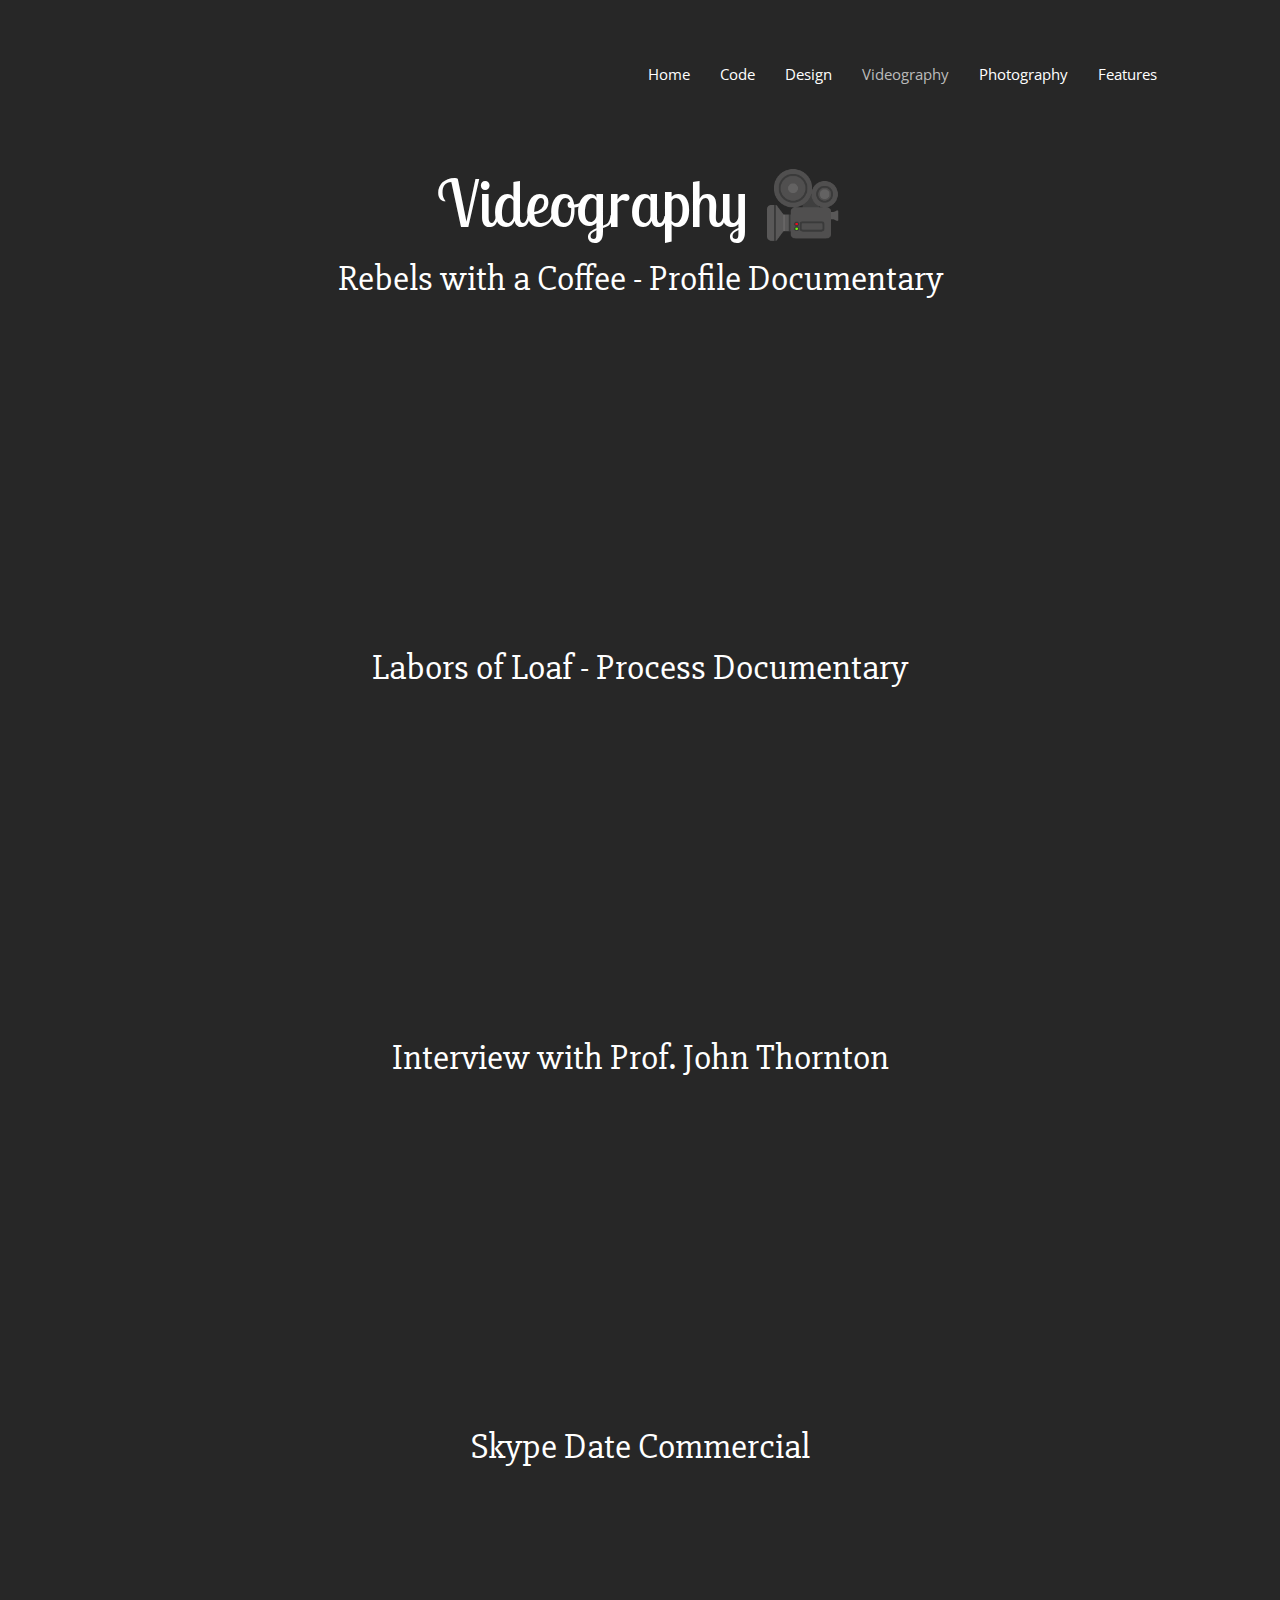
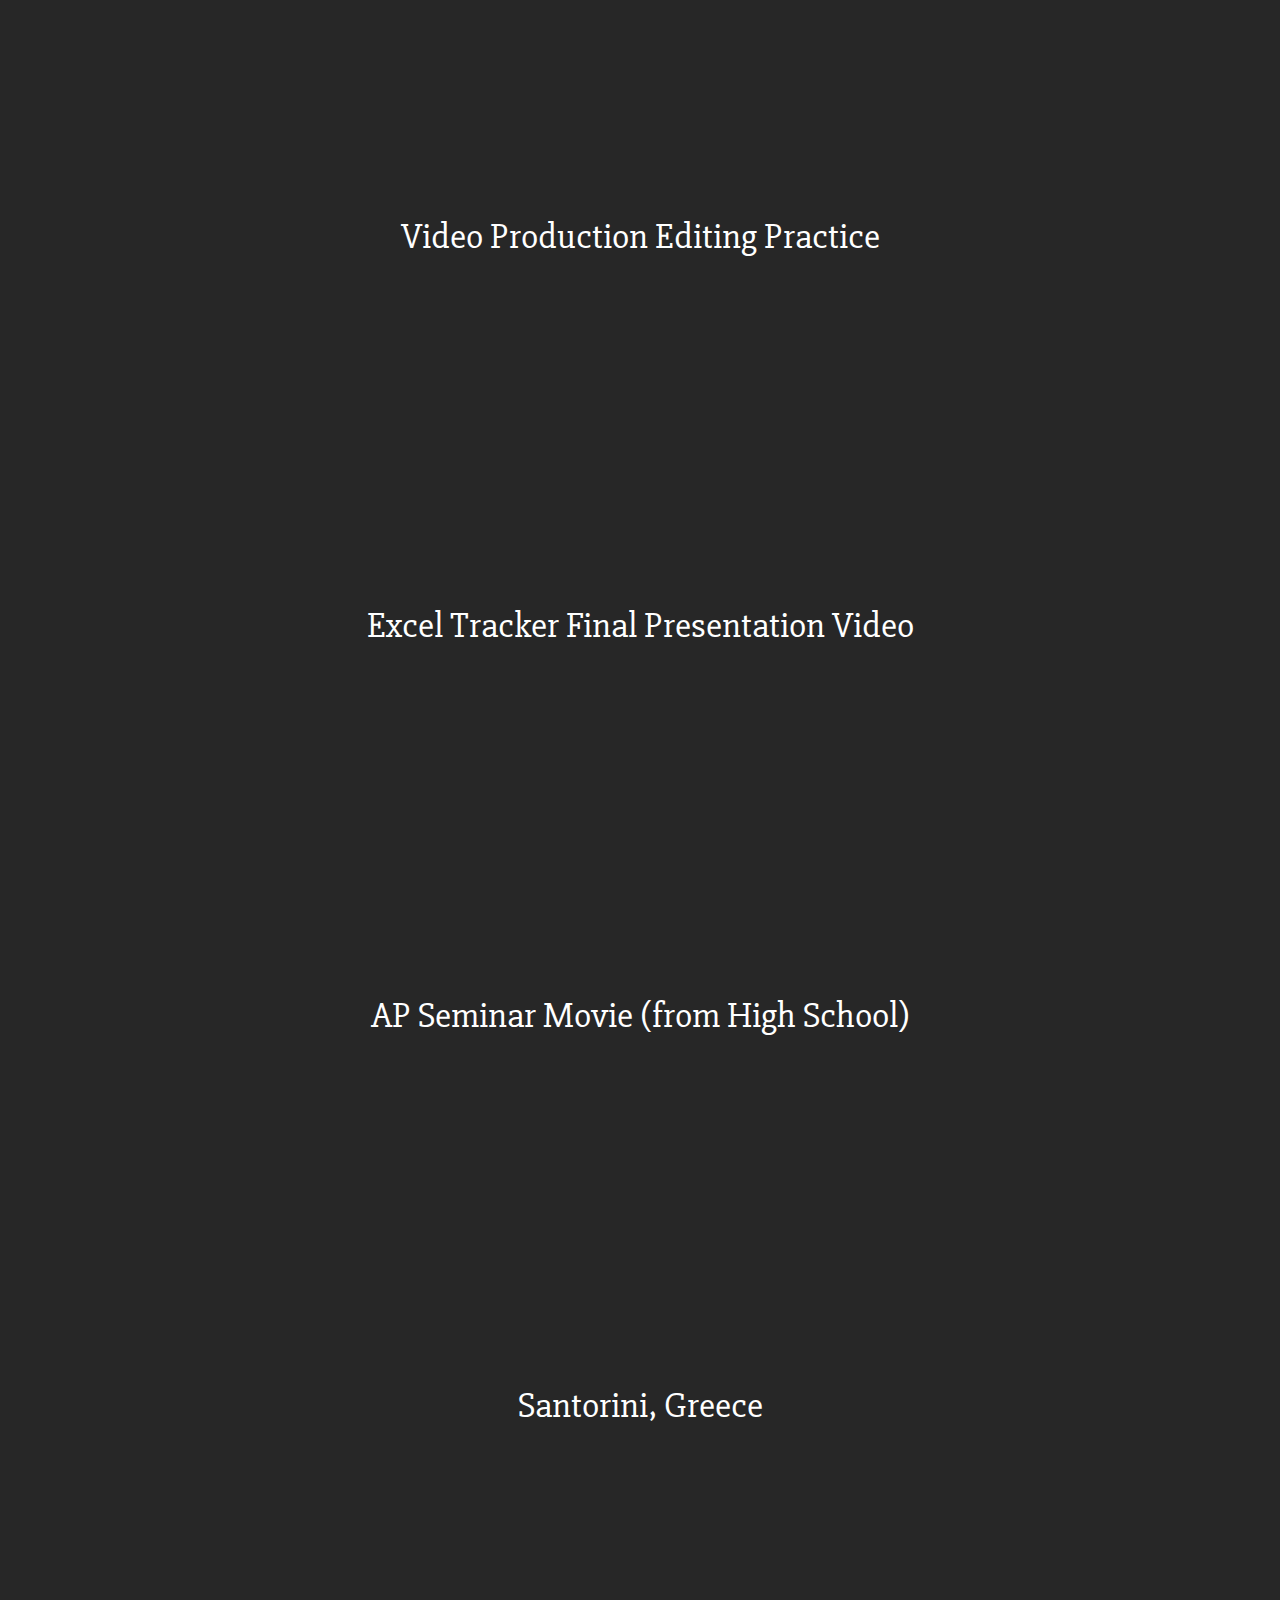
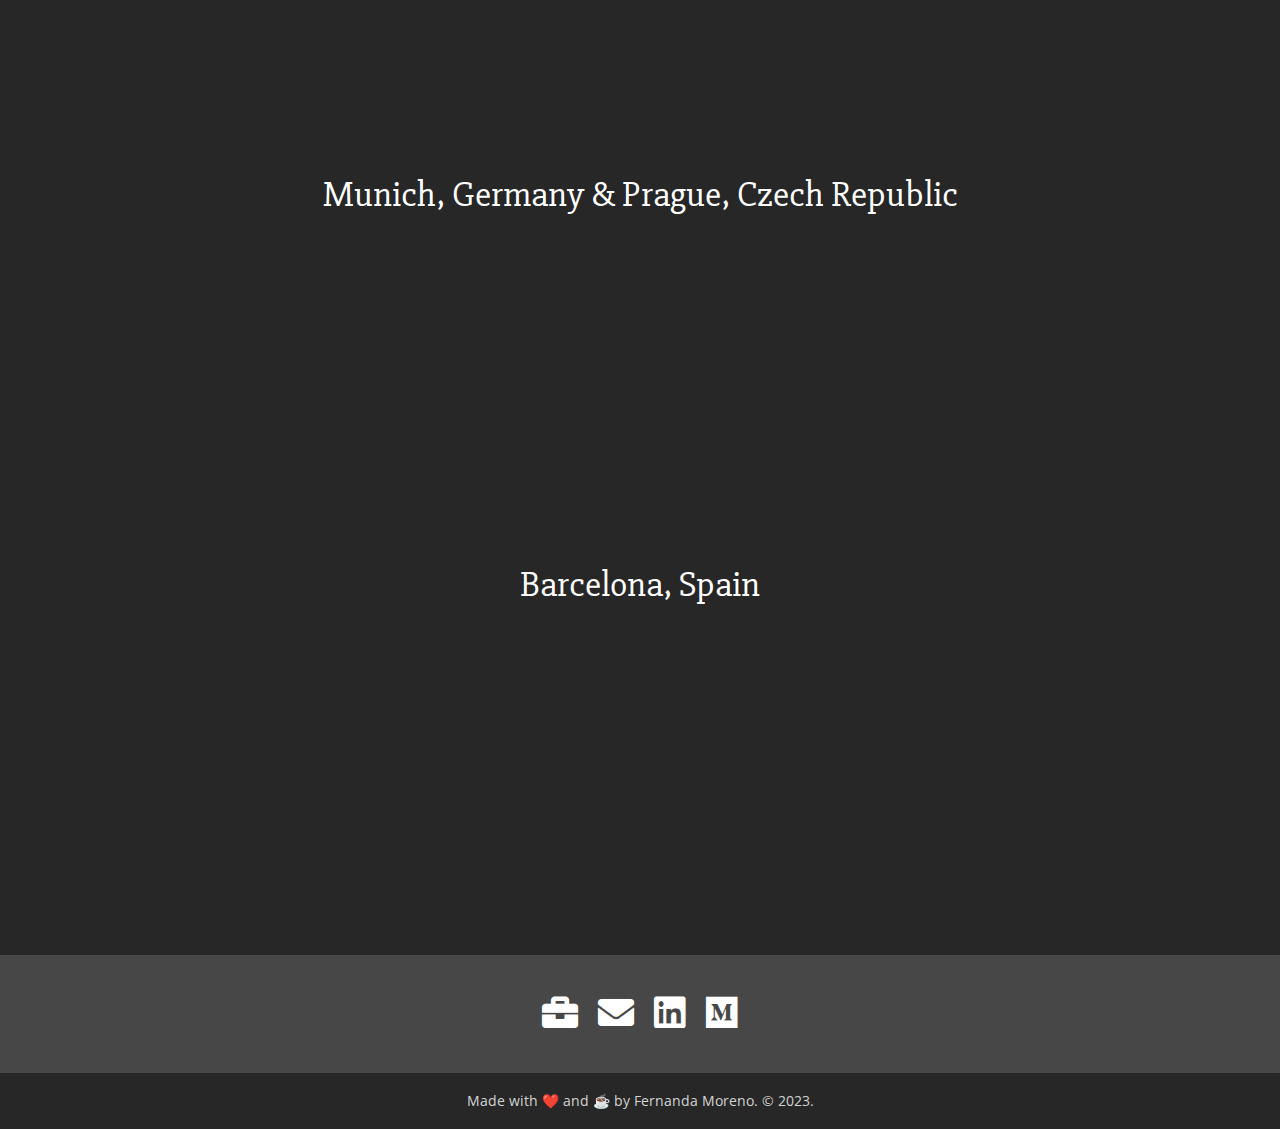
<file: video.html>
<!DOCTYPE html>
<html lang="en">

<head>
  <!-- Global site tag (gtag.js) - Google Analytics -->
  <script async src="https://www.googletagmanager.com/gtag/js?id=UA-136312780-1"></script>
  <script>
    window.dataLayer = window.dataLayer || [];
    function gtag() { dataLayer.push(arguments); }
    gtag('js', new Date());
    gtag('config', 'UA-136312780-1');
  </script>
  <title>Videography | Fernanda Moreno</title>
  <link rel="stylesheet" href="https://cdnjs.cloudflare.com/ajax/libs/twitter-bootstrap/3.3.7/css/bootstrap.min.css">
  <link rel="stylesheet" type="text/css" href="style/style.css">
  <link rel="shortcut icon" type="image/x-icon" href="https://fernanda-moreno.github.io/favicon/fern-favicon.ico">
  <meta charset="UTF-8">
  <meta name="keywords" content="Fernanda Moreno, Portfolio, Georgia Tech">
  <meta name="viewport" content="width=device-width, initial-scale=1">
  <meta name="description" content="Fernanda's Video Portfolio">
  <meta property="og:title" content="Fernanda Moreno">
  <meta property="og:description" content="Fernanda's Video Portfolio">
  <meta property="og:image" content="images/fern-new.png">
  <meta name="twitter:title" content="Fernanda Moreno">
  <meta name="twitter:description" content="Fernanda's Video Portfolio">
  <meta name="twitter:image" content="images/fern-new.png">
  <meta name="twitter:card" content="summary_large_image">
  <script src="https://cdnjs.cloudflare.com/ajax/libs/jquery/2.1.3/jquery.min.js"></script>
  <script src="https://cdnjs.cloudflare.com/ajax/libs/twitter-bootstrap/3.3.7/js/bootstrap.min.js"></script>
  <script src="components/header.js" type="text/javascript" defer></script>
  <script src="components/footer.js" type="text/javascript" defer></script>
</head>

<body>
  <!-- Navigation -->
  <nav class="navbar navbar-inverse navbar-static-top" role="navigation">
    <div class="container">
      <div class="navbar-header">
        <button type="button" class="navbar-toggle collapsed" data-toggle="collapse"
          data-target="#bs-example-navbar-collapse-1">
          <span class="sr-only">Toggle navigation</span>
          <span class="icon-bar"></span>
          <span class="icon-bar"></span>
          <span class="icon-bar"></span>
        </button>
      </div>

      <div class="collapse navbar-collapse" id="bs-example-navbar-collapse-1">

        <div class="nav" id="navbar">
          <ul>
            <li>
              <a href="features.html" class="nav-link">Features</a>
            </li>
            <li>
              <a href="photo.html" class="nav-link">Photography</a>
            </li>
            <li>
              <a href="video.html" class="nav-link" style="color: rgb(187, 187, 187);">Videography</a>
            </li>
            <li>
              <a href="design.html" class="nav-link">Design</a>
            </li>
            <li>
              <a href="coding.html" class="nav-link">Code</a>
            </li>
            <li>
              <a href="index.html" class="nav-link">Home</a>
            </li>
          </ul>
        </div>

      </div>
    </div>
  </nav>
  </br>
  </br>
  <!-- Videos -->
  <h1>Videography 🎥</h1>

  <div class="video">
    <h2>Rebels with a Coffee - Profile Documentary </h2>
    <iframe width="560" height="315" src="https://www.youtube.com/embed/P8GdSUYk8JU" title="YouTube video player"
      frameborder="0" allow="accelerometer; autoplay; clipboard-write; encrypted-media; gyroscope; picture-in-picture"
      allowfullscreen></iframe>
    <h2>Labors of Loaf - Process Documentary</h2>
    <iframe width="560" height="315" src="https://www.youtube.com/embed/f5DVkXEtsSc" title="YouTube video player"
      frameborder="0" allow="accelerometer; autoplay; clipboard-write; encrypted-media; gyroscope; picture-in-picture"
      allowfullscreen></iframe>
    <h2>Interview with Prof. John Thornton</h2>
    <iframe width="560" height="315" src="https://www.youtube.com/embed/lS4T9dCUhzA" title="YouTube video player"
      frameborder="0" allow="accelerometer; autoplay; clipboard-write; encrypted-media; gyroscope; picture-in-picture"
      allowfullscreen></iframe>
    <h2>Skype Date Commercial</h2>
    <iframe width="560" height="315" src="https://www.youtube.com/embed/yF41K0Xc4_c" frameborder="0"
      allow="accelerometer; autoplay; clipboard-write; encrypted-media; gyroscope; picture-in-picture"
      allowfullscreen></iframe>
    <h2>Video Production Editing Practice</h2>
    <iframe width="560" height="315" src="https://www.youtube.com/embed/b0kMi7bvP-w" frameborder="0"
      allow="accelerometer; autoplay; clipboard-write; encrypted-media; gyroscope; picture-in-picture"
      allowfullscreen></iframe>
    <h2>Excel Tracker Final Presentation Video</h2>
    <iframe width="560" height="315" src="https://www.youtube.com/embed/2SMXWJEoG3M" frameborder="0"
      allow="accelerometer; autoplay; encrypted-media; gyroscope; picture-in-picture" allowfullscreen></iframe>
    <h2>AP Seminar Movie (from High School)</h2>
    <iframe width="560" height="315" src="https://www.youtube.com/embed/cVEkKMSRZb0" title="YouTube video player"
      frameborder="0" allow="accelerometer; autoplay; clipboard-write; encrypted-media; gyroscope; picture-in-picture"
      allowfullscreen></iframe>
    <h2>Santorini, Greece</h2>
    <iframe width="560" height="315" src="https://www.youtube.com/embed/JkMuZQRI25w" frameborder="0"
      allow="accelerometer; autoplay; encrypted-media; gyroscope; picture-in-picture" allowfullscreen></iframe>
    <h2>Munich, Germany & Prague, Czech Republic</h2>
    <iframe width="560" height="315" src="https://www.youtube.com/embed/ZHsQF2sMfZ4" frameborder="0"
      allow="accelerometer; autoplay; encrypted-media; gyroscope; picture-in-picture" allowfullscreen></iframe>
    <!-- <h2>Paris, France</h2>
    <iframe width="560" height="315" src="https://www.youtube.com/embed/Pl2Q7BAiB6A" frameborder="0"
      allow="accelerometer; autoplay; encrypted-media; gyroscope; picture-in-picture" allowfullscreen></iframe> -->
    <h2>Barcelona, Spain</h2>
    <iframe width="560" height="315" src="https://www.youtube.com/embed/vPULeGpyU8w" frameborder="0"
      allow="accelerometer; autoplay; encrypted-media; gyroscope; picture-in-picture" allowfullscreen></iframe>

  </div>

  </br>
  <footer-component></footer-component>
  <a class="top-link hide" href="" id="js-top">
    <svg xmlns="http://www.w3.org/2000/svg" viewBox="0 0 12 6">
      <path d="M12 6H0l6-6z" />
    </svg>
    <span class="screen-reader-text">Back to top</span>
  </a>
  <script>
    const scrollToTopButton = document.getElementById('js-top');

    const scrollFunc = () => {
      let y = window.scrollY;

      if (y > 0) {
        scrollToTopButton.className = "top-link show";
      } else {
        scrollToTopButton.className = "top-link hide";
      }
    };

    window.addEventListener("scroll", scrollFunc);

    const scrollToTop = () => {
      const c = document.documentElement.scrollTop || document.body.scrollTop;

      if (c > 0) {
        window.requestAnimationFrame(scrollToTop);
        window.scrollTo(0, c - c / 10);
      }
    };

    scrollToTopButton.onclick = function (e) {
      e.preventDefault();
      scrollToTop();
    }

  </script>
</body>

</html>
</file>
<file: style/style.css>
@import url('https://fonts.googleapis.com/css?family=Open+Sans');
@import url('https://fonts.googleapis.com/css?family=Slabo+27px');
@import url('https://fonts.googleapis.com/css?family=Courgette|Lobster+Two');
@import url('https://fonts.googleapis.com/css?family=Courgette|Libre+Franklin|Lobster+Two');
@import url('https://fonts.googleapis.com/icon?family=Material+Icons');
@import url('https://use.fontawesome.com/releases/v5.7.0/css/all.css');

.navbar, .navbar-inverse {
	border-radius: 0;
	border: none;
	margin-bottom: 0;
  min-height: 80px;
  background-color: transparent;
}
@media only screen and (max-width: 767px){
  .navbar, .navbar-inverse {
    background-color: transparent;
  }
}

.nav li {
	display: inline;
  color: white;
}

.navbar-inverse .navbar-nav > li > a {
	color: #ffffff;
	font-family: Lato;
	font-size: 1.7vh;
	font-weight: 300;
  /* padding: 30px 25px 33px 25px; */
}

.navbar-inverse .navbar-nav li a:hover {
	background-color: #444444;
	transition: 0.7s all linear;
  height: 100%;
  text-decoration: none;
}

#navbar > ul {
    display: block;
    margin: 4vh 3vw;
    /* padding-bottom: 3vh; */
    list-style: none;
    /* width: 100%; */
    text-align: center;
    /* position: absolute; */
    font-size: 15px;
    text-decoration: none;
}

.love {
  text-align: left;
  font-size: 20px;
  line-height: 36px;
  margin-left: 2.5vw;
}

@media only screen and (min-width: 1600px){
  #navbar > ul {
      float: right;
      margin: 4vh 4vw;
      /* padding-bottom: 3vh; */
      width: 100%;
      display: flex;
      flex-direction: row-reverse;
  }
}

@media only screen and (max-width: 1024px){
  #navbar > ul {
      padding-bottom: 3vh;
  }
}

@media only screen and (max-width: 767px){
  #navbar > ul {
    display: flex;
    flex-direction: column-reverse;
    margin-bottom: 0;
    line-height: 5vh;
    font-size: 2.2vh;
    padding: 0;
  }
}

#navbar > ul > li {
    margin: 0 1em;
    float: right;
    /* border-bottom: solid transparent 2px; */
    color: white;
}

#port > ul {
  margin: 0px;
  padding: 0px;
  list-style: none;
  display: grid;
  cursor: pointer;
  position: absolute;
}
#port > ul > li {
    margin: 0;
    margin-left: -1.1vw;
    padding: 0;
    border-bottom: solid #7f8c8d 2px;
    background-color: #272727;
    line-height: 6.5vh;
    text-align: center;
    border-bottom: none;
}

#port > ul > li > a {
  text-decoration: none;
  color: lightgray;
  display: grid;
  position: relative;
}

#port > ul > li > a:hover {
  background-color: black;
}

ul > li > ul > li {
  display: none;
}

ul > li:active > ul > li, ul > li:hover > ul > li {
  display: grid;
}

.home, .nav-link {
    width: 100%;
    height: 100%;
    margin: 0;
    text-decoration: none;
    color: white;
}

.home:hover, .nav-link:hover {
    color:rgb(187, 187, 187);
    text-decoration: none;
}

.bio > .nav-link {
  color: grey;
}

img.poster {
  margin-right: 100px;
}

img.mySlides {
  max-width: 100%;
  float: center;
  margin: auto;
}

#project-description > p {
  margin-right: 1em;
  margin-left: 1em;
  text-align: left;
  font-size: 15px;
  line-height: 180%;
  max-width: 100%;
}

#project-description {
  margin-top: 1.2em;
}

#poster {
    margin-bottom: 75px;
    font-size: 150%;
    max-width: 100%;
}

/* Style the Image Used to Trigger the Modal */
.myImg {
    border-radius: 5px;
    cursor: pointer;
    transition: 0.3s;
    max-width: 100%;
    height: auto;
    vertical-align: top;
    margin-top: 10px;
}

.myImg:hover {opacity: 0.7;}

/* The Modal (background) */
.modal {
    display: none; 
    position: fixed; 
    z-index: 1; 
    padding-top: 100px; 
    left: 0;
    top: 0;
    width: 100%; 
    height: 100%; 
    overflow: auto; 
    background-color: rgb(0,0,0); 
    background-color: rgba(0,0,0,0.9); 
}

/* Modal Content (Image) */
.modal-content {
    margin: auto;
    display: block;
    width: 80%;
    max-width: 700px;
    background-color: transparent;
}

/* Caption of Modal Image (Image Text) - Same Width as the Image */
#caption {
    margin: auto;
    display: block;
    width: 80%;
    max-width: 700px;
    text-align: center;
    color: #ccc;
    padding: 10px 0;
    height: 150px;
}

/* Add Animation - Zoom in the Modal */
.modal-content, #caption {
    -webkit-animation-name: zoom;
    -webkit-animation-duration: 0.6s;
    animation-name: zoom;
    animation-duration: 0.6s;
}

/* The Close Button */
.close {
    position: absolute;
    top: 15px;
    right: 35px;
    color: white;
    font-size: 40px;
    font-weight: bold;
    transition: 0.3s;
}

.close:hover,
.close:focus {
    color: white;
    text-decoration: none;
    cursor: pointer;
}

/* 100% Image Width on Smaller Screens */
@media only screen and (max-width: 700px){
    .modal-content {
        width: 100%;
    }
}

/* 100% Image Width on Smaller Screens */
@media only screen and (max-width: 700px){
    .myImg {
        padding-bottom:20px;
    }
}

body {
    font-family: 'Open Sans', sans-serif;
    color: lightgray;
    background-color: #272727;
    /* margin-top: 2em; */
    text-align: center;
    box-sizing: border-box;
    margin: 2em 0px 0px 0px;
    padding: 0;
}

h2 a {
  color: white;
  text-decoration: none;
}

div.bio {
  display: flex;
  justify-content: right;
  align-content: flex-start;
  font-size: 3.4vh;
  text-align: left;
  margin-top: 4vh;
  margin-bottom: 6vh;
  margin-right: 4vw;
  margin-left: 1vw;
  line-height: 150%;
}

.img-text {
  display: flex;
  flex-direction: row;
}

@media only screen and (max-width: 60em) {
  .img-text {
    display: flex;
    flex-direction: column;
    max-width: 100%;
    margin-right: 2vw;
  }
}

#container {
  width: 600px;
  margin: auto;
}

@media only screen and (max-width: 80em) {
  div.bio {
    font-size: 20px;
    margin: auto;
    margin-left: 0.8vw;
    margin-right: 1vw;
    float: right;
    margin-top: 30px;
    text-align: left;
    width: 100%;
    -webkit-text-size-adjust: 100%;
  }
}

@media only screen and (max-width: 60em) {
  #AboutMe img {
    display: block;
    margin: 0 auto;
    float: none;
    width: 75%;
  }

  #AboutMe h2 {
    text-align: center !important;
    float: center;
  }

  .center {
    width: 15em !important;
    height: 15em !important;
    max-width: 15em !important;
    max-height: 15em !important;
}
  #AboutMe p {
    margin-left: 4vw;
    margin-right: 4vw;
    margin-top: 0;
  }

  .bio {
    padding-top: 0;
  }
}

@media only screen and (max-width: 60em) {
  .container {
    margin-left: 10px;
    margin-right: 10px;
  }

  .col-lg-14 {
    margin-left: 3px !important;
    margin-right: 3px !important;
  }
  #project-description p {
    font-size: 15px;
    margin: auto;
    margin-left: 10px;
    margin-right: 10px;
    margin-bottom: 20px;
    float: right;
    margin-top: 30px;
    text-align: left;
    max-width: 100%;
  }

  #project-description img {
    max-width: 100%;
  }

  #project-description > img {
    max-width: 100%;
    margin: 0;
  }

  #java_vid {
    max-width: 100%;
  }

  .video iframe {
    max-width: 100%;
    margin: 0;
  }

  #poster {
    max-width: 100%;
    margin: 0;
    padding: 0;
    box-sizing: border-box;
  }

  .features {
    max-width: 100%;
    margin: auto;
  }
}

.features:hover  {
  opacity: 50%;
}

@media only screen and (max-width: 60em) {
  #port > ul > li {
    display: inline-block;
    width: 100%;
    margin-left: 0px;
    text-align: left;
  }
}

#AboutMe h1, #AboutMe h2 {
  margin-top: 1vh;
  margin-bottom: 4vh;
  text-align: left;
}

#AboutMe h1 {
  font-size: 62px;
}

#AboutMe h2 {
  font-size: 35px;
}

#AboutMe p {
  margin-left: 1vw;
  font-size: 20px;
  text-align: left;
}

@media only screen and (max-width: 60em) {
  #AboutMe h1, h1 {
    text-align: center;
    margin-top: 2vh;
    margin-left: 10px;
    margin-right: 10px;
    font-size: 40px;
    max-width: 100%;
  }
  .h1 {
    text-align: center;
    margin-top: 200px;
    margin-left: auto;
    margin-right: auto;
    font-size: 40px;
    max-width: 100%;
  }
}
@media only screen and (max-width: 60em) {
  #container {
    max-width: 100%;
  }
}

div.b {
  margin-top: 50px;
  font-size: 20px;
}
h1 {
  font-family: 'Courgette', cursive;
  font-family: 'Lobster Two', cursive;
  color: white;
  font-size: 65px;
}
h2 {
    font-family: 'Slabo 27px', serif;
    font-size: 36px;
    color: white;
}

a:hover {
  text-decoration: none;
  color: white;
}

a:visited {
  text-decoration: none;
  color: white;
}

h3{
  font-family: 'Slabo 27px', serif;
  font-size: 28px;
}

.center {
    display: inline-block;
    justify-content: right;
    align-content: right;
    width: 200px;
    height:  200px;
    max-width: 200px;
    max-height: 200px;
    border-radius: 50%;
    margin-bottom: 2vh;
    /* margin-left: 8vw; */
}

#stars {
    text-align: left;
    font-size: 150%;
}

.video {
  position: relative;
  top: 0;
  left: 0;
}

.xd {
  position: relative;
  top: 0;
  left: 0;
}
.video1 {
  margin: auto;
  width: 50%;
}
.video2 {
  margin: auto;
  width: 50%;
}

input.MyButton {
    width: 150px;
    padding: 20px;
    cursor: pointer;
    font-weight: bold;
    font-size: 100%;
    background: gray;
    color: #fff;
    border: 1px solid #3366cc;
    border-radius: 10px;
}

input.MyButton:hover {
    color: white;
    background: black;
    border: 1px solid #fff;
}

#videointro > p {
  margin-right: 200px;
  margin-left: 200px;
  text-align: left;
  font-size: 150%;
}

.tabcontent {
  color: white;
  padding: 5px;
  text-align: center;
  background-color:black;
  max-width: 100%;
}

.tabcontent > h1 {
  color: white;
}

.textWithBlurredBg{
    width:400px;
    max-width: 100%;
    height:auto;
    display:inline-block;
    position:relative;
    transition:.3s;
    margin:4px;
  }

  .textWithBlurredBg img{
    max-width:100%;
    height:100%;
    /* transition:.3s; */
    border-radius:4px;
    margin: auto;
  }

  .textWithBlurredBg:hover img{
    filter:blur(2px) brightness(60%);
    box-shadow:0 0 16px #272727;
  }

  .textWithBlurredBg :not(img){
    position:absolute;
    z-index:1;
    top:30%;
    left: 0%;
    width:100%;
    text-align:center;
    color:#fff;
    opacity:0;
  }

  .textWithBlurredBg:hover :not(img){
    opacity:1;
  }

  #lab_social_icon_footer {
    padding: 40px 0;
    background-color: #474747;
    max-width: 100%;
  }

  #lab_social_icon_footer a {
    color: white;
    margin: 5px;
    font-size: 18px;
  }

  .top-link {
    transition: all 0.25s ease-in-out;
    position: fixed;
    bottom: 0;
    right: 0;
    display: inline-flex;
    cursor: pointer;
    align-items: center;
    justify-content: center;
    margin: 0 3em 3em 0;
    border-radius: 50%;
    padding: 0.25em;
    width: 40px;
    height: 40px;
    background-color: #F8F8F8;
  }
  .top-link.show {
    visibility: visible;
    opacity: 1;
  }
  .top-link.hide {
    visibility: hidden;
    opacity: 0;
  }
  .top-link svg {
    fill: #000;
    width: 24px;
    height: 20px;
    margin-top: 0.3em;
  }
  .top-link:hover {
    background-color: #E8E8E8;
  }
  .top-link:hover svg {
    fill: #000000;
  }
  .screen-reader-text {
    position: absolute;
    clip-path: inset(50%);
    margin: -1px;
    border: 0;
    padding: 0;
    width: 1px;
    height: 1px;
    overflow: hidden;
    word-wrap: normal !important;
    clip: rect(1px, 1px, 1px, 1px);
  }
  .screen-reader-text:focus {
    display: block;
    top: 5px;
    left: 5px;
    z-index: 100000;
    clip-path: none;
    background-color: #eee;
    padding: 15px 23px 14px;
    width: auto;
    height: auto;
    text-decoration: none;
    line-height: normal;
    color: #444;
    font-size: 1em;
    clip: auto !important;
  }
</file>
